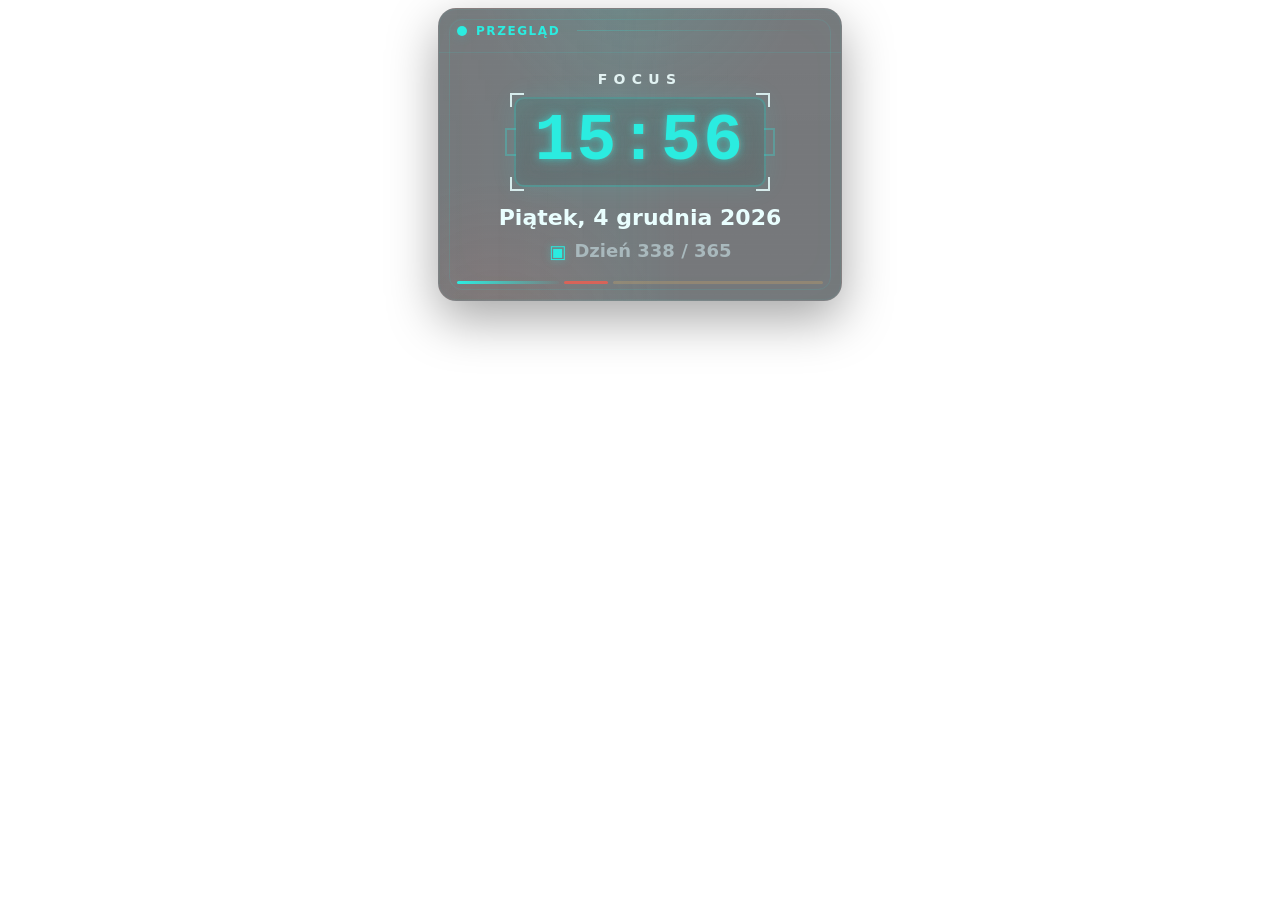
<file: index.html>
<!DOCTYPE html>
<html lang="pl">
<head>
  <meta charset="UTF-8" />
  <meta name="viewport" content="width=device-width, initial-scale=1.0" />
  <title>Focus Clock Widget</title>
  <link rel="stylesheet" href="style.css" />
</head>
<body>
  <main class="widget-shell" aria-label="Focus Clock Widget">
    <section class="focus-card">
      <div class="scanline"></div>
      <div class="grid-overlay"></div>

      <header class="card-header">
        <div class="status-dot"></div>
        <span>PRZEGLĄD</span>
      </header>

      <section class="clock-panel">
        <div class="label">FOCUS</div>

        <div class="time-frame">
          <div class="corner corner-tl"></div>
          <div class="corner corner-tr"></div>
          <div class="corner corner-bl"></div>
          <div class="corner corner-br"></div>
          <div id="time" class="time">15:45</div>
        </div>

        <div id="date" class="date">Czwartek, 15 maja 2025</div>

        <div class="year-progress">
          <span class="calendar-icon" aria-hidden="true">▣</span>
          <span id="dayOfYear">Dzień 135 / 365</span>
        </div>
      </section>

      <footer class="bottom-line">
        <div class="bar bar-a"></div>
        <div class="bar bar-b"></div>
        <div class="bar bar-c"></div>
      </footer>
    </section>
  </main>

  <script src="script.js"></script>
</body>
</html>
</file>
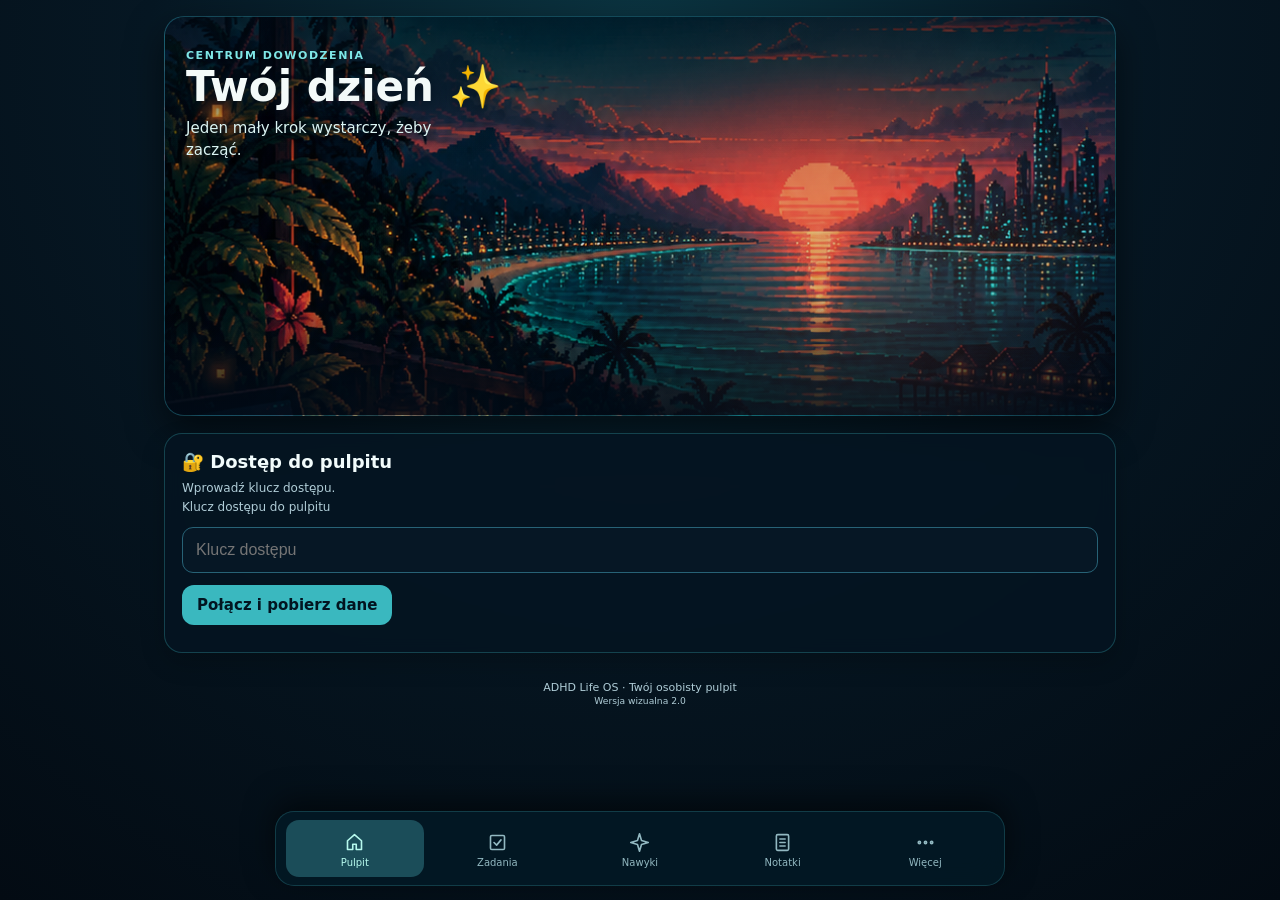
<file: adhd-life-os/index.html>
<!doctype html>
<html lang="pl">
<head>
<meta charset="utf-8">
<meta name="viewport" content="width=device-width, initial-scale=1, viewport-fit=cover">
<meta name="theme-color" content="#101527">
<meta name="apple-mobile-web-app-capable" content="yes">
<meta name="apple-mobile-web-app-status-bar-style" content="black-translucent">
<meta name="apple-mobile-web-app-title" content="Life OS">
<link rel="manifest" href="./manifest.webmanifest">
<link rel="icon" type="image/svg+xml" href="./icon.svg">
<title>ADHD Life OS — Mobile</title>
<style>
*{box-sizing:border-box}body{margin:0;background:#101527;color:#f4f4ff;font:15px system-ui,-apple-system,sans-serif;min-height:100dvh}
.app{max-width:560px;margin:auto;padding:16px;padding-bottom:calc(24px + env(safe-area-inset-bottom))}
.hero{border-radius:24px;padding:62px 22px 22px;background:radial-gradient(circle at 85% 20%,#9575d7,transparent 50%),linear-gradient(140deg,#414a87,#15233b)}
h1{font-size:25px;margin:0 0 7px}p{color:#ccd2e7;margin:0;line-height:1.45}
.actions{display:grid;grid-template-columns:repeat(3,1fr);gap:8px;margin:16px 0 22px}
.actions a{border:1px solid #ffffff2b;border-radius:15px;padding:13px 5px;text-align:center;color:#fff;text-decoration:none;background:#ffffff16;font-size:13px}
.actions span{display:block;font-size:24px}h2{font-size:18px;margin:22px 0 10px}
.card{border-radius:18px;padding:17px;margin-bottom:11px;background:linear-gradient(120deg,#29365b,#19243c);border:1px solid #ffffff1d}
.habit{background:linear-gradient(110deg,#2b4b51,#1c293f)}.inbox{background:linear-gradient(110deg,#4d375e,#1c293f)}
.muted{color:#bbc4db;font-size:12px;margin-top:5px;line-height:1.45}.row{display:flex;align-items:center;gap:12px}
.tag{font-size:11px;color:#c5baff}.small{font-size:12px;color:#b8c5e5}
.panel{border:1px solid #ffffff2d;background:#1d2944;border-radius:18px;padding:17px;margin-top:17px}
.panel h2{margin:0 0 8px}.input{width:100%;padding:13px;border:1px solid #8c91bc;border-radius:11px;background:#111a31;color:#fff;font-size:16px;margin:12px 0}
button{font:inherit;cursor:pointer;background:#aea0ff;color:#11152b;border:0;border-radius:12px;padding:11px 15px;font-weight:700}
button:disabled{opacity:.6;cursor:default}.secondary{background:#2b3555;color:#eee;border:1px solid #586381}
.controls{display:flex;gap:9px;align-items:center;flex-wrap:wrap;margin-top:12px}
.status{font-size:13px;color:#cfd9ee;margin-top:10px;overflow-wrap:anywhere}.error{color:#ffb4bc}
.card a{color:#fff;text-decoration:none}.card a:hover{text-decoration:underline}
.empty{font-size:13px;color:#bac7df}.pill{font-size:11px;color:#bed6ff;border:1px solid #8395bb77;padding:4px 7px;border-radius:9px;white-space:nowrap}
.itemrow{display:flex;gap:12px;align-items:flex-start;justify-content:space-between}
footer{text-align:center;color:#aab3cc;font-size:11px;margin-top:28px}
[hidden]{display:none!important}

/* Life OS visual v2: tropical neon bay — standalone image asset. */
:root{--life-bg:#04111d;--life-panel:rgba(5,20,33,.85);--life-cyan:#29c5ce;--life-coral:#fc806d}
body{background:radial-gradient(circle at 50% 5%,#0b3542 0%,#061723 46%,#030b13 100%);color:#e7f6f8}
.app{max-width:600px;padding:16px 14px calc(122px + env(safe-area-inset-bottom))}
.hero{position:relative;min-height:480px;border-radius:20px;overflow:hidden;isolation:isolate;display:flex;flex-direction:column;justify-content:flex-start;padding:32px 21px;background-color:#092030;background-image:linear-gradient(180deg,rgba(1,12,24,.33) 0%,rgba(1,12,24,.12) 46%,rgba(1,12,24,.16) 69%,rgba(1,12,24,.8) 100%),url("./assets/life-os-bay.png");background-size:cover;background-position:center 57%;border:1px solid rgba(57,184,204,.32);box-shadow:0 15px 36px #0008}
.hero::before{content:"";position:absolute;inset:-8% -10%;pointer-events:none;z-index:0;background:radial-gradient(circle at 70% 62%,rgba(242,118,86,.2),transparent 34%);animation:life-glow 10s ease-in-out infinite alternate}
.hero::after{content:"";position:absolute;inset:0;pointer-events:none;z-index:0;background:linear-gradient(180deg,rgba(0,10,21,.43),transparent 35%,transparent 72%,rgba(0,9,20,.46))}
.hero>*{position:relative;z-index:1}
.hero h1{font-size:clamp(30px,8vw,42px);color:#f3faf9;text-shadow:0 2px 14px #04111d}
.hero p{max-width:265px;color:#dbf4f3;text-shadow:0 1px 8px #03121c}
.hero .tag{color:#7fe7e7;letter-spacing:.14em;font-weight:750}
.actions{position:relative;z-index:2;margin-top:-30px;gap:8px}
.actions a{background:rgba(6,26,41,.95);border:1px solid rgba(67,200,209,.48);box-shadow:0 7px 19px #0005;backdrop-filter:blur(12px);-webkit-backdrop-filter:blur(12px);color:#ecfcfd}
.actions a:focus-visible,button:focus-visible,a:focus-visible{outline:2px solid #5ee4e9;outline-offset:3px}
.panel,.card{background:var(--life-panel);border:1px solid rgba(67,200,209,.26);box-shadow:0 10px 24px #0003;color:#edf9fb;backdrop-filter:blur(8px);-webkit-backdrop-filter:blur(8px)}
.panel h2,.card a{color:#f2fcfc}
.input{background:#061725;border-color:#276276;color:#fff}
button{background:#3ab8bf;color:#021420}
button.secondary{background:#153648;color:#e0f8f8;border-color:#377285}
.small,.muted,.empty,footer{color:#b0cdd7}
.pill{color:#94edeb;border-color:#348e98}
@keyframes life-glow{from{opacity:.35;transform:translateY(0)}to{opacity:.83;transform:translateY(-8px)}}
@media (max-width:390px){.hero{min-height:420px}.actions a{font-size:12px}.app{padding-inline:11px}}
@media (min-width:720px){.hero{min-height:530px;background-position:center 58%}}
@media (prefers-reduced-motion:reduce){.hero::before{animation:none}}


.taskcheck{width:21px;height:21px;accent-color:#42bec6;flex:none;margin-top:1px;cursor:pointer}
.taskcheck:disabled{opacity:.5;cursor:wait}
.taskstatus{font-size:12px;margin-top:8px;color:#b9dae1}
.taskstatus.error{color:#ffb4bc}
.taskbody{flex:1;min-width:0}
.taskcontrol{display:flex;gap:12px;align-items:flex-start}

/* Six independent widget identities; CSS vector ornamentation is resolution-independent. */
.dashboard-metrics{display:grid;grid-template-columns:repeat(3,minmax(0,1fr));gap:9px;margin:24px 0 18px}
.metric{min-width:0;position:relative;overflow:hidden;padding:16px 10px 14px;border-radius:17px;border:1px solid #ffffff24;background:linear-gradient(150deg,#273857,#111d2c);display:flex;flex-direction:column;align-items:center;text-align:center}
.metric:nth-child(1){background:radial-gradient(circle at 90% 0%,#7857c65c,transparent 62%),linear-gradient(150deg,#29345f,#121d32)}
.metric:nth-child(2){background:radial-gradient(circle at 90% 0%,#45d7a65c,transparent 62%),linear-gradient(150deg,#214d48,#10242d)}
.metric:nth-child(3){background:radial-gradient(circle at 90% 0%,#55b8e15c,transparent 62%),linear-gradient(150deg,#25445d,#111f37)}
.metric-icon{font-size:20px}.metric-value{font-size:28px;font-weight:800;margin:5px 0}.metric-label{font-size:11px;color:#d1dceb;line-height:1.25}
.widget{--accent:#7bd6ec;--glow:#356c8d;position:relative;isolation:isolate;overflow:hidden;border:1px solid color-mix(in srgb,var(--accent) 40%,transparent);border-radius:22px;padding:20px 15px 11px;margin:18px 0;background:radial-gradient(ellipse at 100% 0%,color-mix(in srgb,var(--glow) 57%,transparent),transparent 65%),linear-gradient(155deg,#122333,#081923);box-shadow:0 12px 28px #0004}
.widget::before{content:"";position:absolute;width:150px;height:150px;right:-44px;top:-66px;border:1px solid color-mix(in srgb,var(--accent) 45%,transparent);border-radius:50%;box-shadow:0 0 0 21px #ffffff05,0 0 0 46px #ffffff04;pointer-events:none;z-index:-1}
.widget::after{content:"";position:absolute;right:15px;top:22px;width:55px;height:1px;background:linear-gradient(90deg,transparent,var(--accent));opacity:.7;pointer-events:none}
.widget .widget-heading{position:relative;margin-bottom:15px;padding-right:28px}.widget-kicker{font-size:10px;letter-spacing:.16em;font-weight:800;color:var(--accent)}.widget h2{font-size:19px;margin:5px 0 0}.widget-content>.card{margin:9px 0;background:#071724b8;box-shadow:none;border-color:#ffffff21}.widget-content .muted{overflow-wrap:anywhere}
.widget-focus{--accent:#ceb3ff;--glow:#5d3987;min-height:184px;background:radial-gradient(ellipse at right top,#69437f8c,transparent 61%),linear-gradient(145deg,#261d43,#0a1b2d)}
.widget-focus .widget-content>.card{border-left:3px solid #c6acff;padding:20px}
.widget-missions{--accent:#6ed0f7;--glow:#1c6398}.widget-missions .widget-content .card{border-left:2px solid #459dd3}
.widget-rituals{--accent:#8ae6b5;--glow:#216854;background:radial-gradient(circle at 100% 0%,#23685580,transparent 60%),linear-gradient(145deg,#122f2e,#091b24)}.widget-rituals .widget-content>.card{background:#0c2a2bba}
.widget-deadline{--accent:#f9c68b;--glow:#795026;background:radial-gradient(circle at 100% 0%,#82502e80,transparent 60%),linear-gradient(145deg,#30283a,#101b2c)}.widget-deadline .widget-content>.card{border-left:3px solid #f9c68b}
.widget-inbox{--accent:#e0a6e6;--glow:#70457b;background:radial-gradient(circle at 100% 0%,#76438680,transparent 60%),linear-gradient(145deg,#2a2043,#0d1b2d)}
#connected>.controls{margin-top:24px}
@media (min-width:780px){.app{max-width:980px}.hero{min-height:400px}.dashboard-metrics{gap:15px}.widget-focus,.widget-deadline{min-height:200px}#connected{display:grid;grid-template-columns:repeat(2,minmax(0,1fr));gap:0 16px}#connected>.controls,#connected>.dashboard-metrics,#connected>#moreInfo{grid-column:1/-1}.widget-missions{grid-row:span 2}.widget{align-self:start}.widget-inbox{grid-column:2}}
@media (max-width:360px){.metric{padding-inline:5px}.metric-label{font-size:10px}.widget{padding-inline:12px}}
/* Fixed, mobile-first navigation inspired by the selected Life OS reference. */
.screen-inactive{display:none!important}
.bottom-nav{position:fixed;z-index:100;bottom:0;left:50%;transform:translateX(-50%);width:min(100%,730px);display:grid;grid-template-columns:repeat(5,minmax(0,1fr));gap:5px;padding:8px 10px calc(8px + env(safe-area-inset-bottom));background:rgba(3,24,36,.96);border:1px solid rgba(63,175,187,.24);border-bottom:0;border-radius:19px 19px 0 0;box-shadow:0 -10px 30px #0008;backdrop-filter:blur(16px);-webkit-backdrop-filter:blur(16px)}
.bottom-nav .nav-item{display:flex;flex-direction:column;align-items:center;justify-content:center;gap:4px;min-width:0;height:57px;padding:7px 2px 5px;border:1px solid transparent;border-radius:13px;color:#92b8c1;background:transparent;box-shadow:none;font-weight:500;font-size:10px;line-height:1.1;transition:background .15s ease,color .15s ease}
.bottom-nav .nav-item svg{width:21px;height:21px;fill:none;stroke:currentColor;stroke-width:1.85;stroke-linecap:round;stroke-linejoin:round;flex:none}
.bottom-nav .nav-item.is-active{color:#b6f9ed;background:#1b4d59}
.bottom-nav .nav-item:not(.is-active):hover{color:#e1fbfa;background:#123442}
.bottom-nav .nav-item:focus-visible{outline:2px solid #61e4df;outline-offset:-2px}
.screen-heading{font-size:20px;margin:24px 0 0}
body[data-active-screen]:not([data-active-screen="home"]) #connected{display:block}
@media(min-width:800px){.bottom-nav{bottom:14px;border-bottom:1px solid rgba(63,175,187,.24);border-radius:19px}.app{padding-bottom:130px}}
@media(prefers-reduced-motion:reduce){.bottom-nav .nav-item{transition:none}}

/* Fast task capture — consistent with the Life OS mission widgets. */
.quick-task-form{border:1px solid rgba(110,208,247,.25);background:rgba(4,21,37,.56);padding:12px;border-radius:16px;margin:0 0 17px}
.quick-task-label{display:block;margin-bottom:8px;font-size:11px;letter-spacing:.05em;color:#b5e4ee;font-weight:750}
.quick-task-row{display:flex;gap:9px;align-items:stretch}
.quick-task-row .input{flex:1;min-width:0;margin:0;font-size:15px;padding:12px 13px}
.quick-task-row button{flex:none;background:#63d8da;color:#041e2b;border-radius:11px;padding:10px 16px}
.quick-task-status{font-size:12px;line-height:1.5;min-height:18px;margin-top:7px;color:#ace1ec}
.quick-task-status a{color:#a8f4f4;text-decoration:underline;text-underline-offset:3px}
.quick-task-status.error{color:#ffb4bc}
@media(max-width:400px){.quick-task-row button{padding-inline:12px;font-size:13px}}

/* HydroTank MVP: water remaining in a bottle, completion in an outer HUD ring. */
.hydro{--accent:#6eeafb;--glow:#145677;background:radial-gradient(ellipse at 52% 38%,#12435a85,transparent 68%),linear-gradient(160deg,#092535,#071621);border-color:#32869a}
.hydro::before{width:260px;height:260px;right:calc(50% - 130px);top:80px;border-color:#41a7bf38}
.hydro-panel{display:grid;grid-template-columns:minmax(0,1.1fr) minmax(0,1fr);gap:6px;align-items:center;min-height:267px}
.hydro-visual{position:relative;display:grid;place-items:center;min-width:0}
.hydro-visual svg{width:min(100%,205px);height:auto;filter:drop-shadow(0 0 13px #27d5ed33)}
.hydro-ring{transform:rotate(-90deg);transform-origin:110px 132px;stroke-dasharray:691.15;stroke-dashoffset:var(--ring-offset,691.15);transition:stroke-dashoffset .55s ease}
.hydro-water{transition:y .55s ease,height .55s ease}
.hydro-data{min-width:0;display:flex;flex-direction:column;gap:9px}
.hydro-micro{font-size:10px;letter-spacing:.1em;color:#91c4d2}
.hydro-value{font-size:clamp(20px,5vw,28px);font-weight:800;color:#e7ffff;line-height:1.1;overflow-wrap:anywhere}
.hydro-line{font-size:12px;color:#b9d6df;line-height:1.5}
.hydro-preset-grid{display:grid;grid-template-columns:repeat(3,minmax(0,1fr));gap:8px;margin-top:14px}
.hydro-preset{min-width:0;background:#12394b;border:1px solid #357587;color:#c4faff;padding:12px 4px;font-weight:750;border-radius:13px;font-size:13px}
.hydro-preset:active{transform:scale(.97)}
.hydro-toolbar{display:flex;justify-content:space-between;align-items:center;gap:10px;margin:13px 0 3px;flex-wrap:wrap}
.hydro-toolbar button{font-size:12px;padding:8px 12px}
.hydro-feedback{min-height:18px;color:#9adce5;font-size:11px;margin-top:8px}
.hydro-history{font-size:11px;color:#b0cfd9;margin-top:8px;line-height:1.8}
.hydro-history ol{padding-left:20px;margin:4px 0}
.hydro-goal-form{display:flex;gap:8px;align-items:center;flex-wrap:wrap;margin:12px 0 0}
.hydro-goal-form label{font-size:12px;color:#b4d1dc}
.hydro-goal-form input{width:90px;background:#061d2d;color:white;border:1px solid #34758a;border-radius:9px;padding:8px;font-size:14px}
.hydro-goal-form button{font-size:12px;padding:9px 11px}
.hydro-celebrate{color:#8df6ca}
@media(max-width:350px){.hydro-panel{grid-template-columns:1fr}.hydro-visual svg{max-width:180px}.hydro-data{align-items:center;text-align:center}}
@media(prefers-reduced-motion:reduce){.hydro-ring,.hydro-water{transition:none}.hydro-preset:active{transform:none}}
</style>
</head>
<body>
<main class="app">
<header class="hero" data-screen="home">
<div class="tag">CENTRUM DOWODZENIA</div>
<h1>Twój dzień ✨</h1>
<p>Jeden mały krok wystarczy, żeby zacząć.</p>
</header>
<h2 class="screen-heading" data-screen="more">Więcej</h2>
<nav class="actions" data-screen="more" aria-label="Szybkie przejścia do Notion">
<a href="https://www.notion.so/7940322d373e4b9a8b457c6808ae02e7" target="_blank" rel="noopener noreferrer"><span>➕</span>Zadanie</a>
<a href="https://www.notion.so/69737c904ff845f58c9fd8f5099a0b3c" target="_blank" rel="noopener noreferrer"><span>💡</span>Pomysł</a>
<a href="https://www.notion.so/b6cb68173b414bb88013848289d505ab" target="_blank" rel="noopener noreferrer"><span>🌱</span>Nawyk</a>
</nav>

<section id="login" class="panel">
<h2>🔐 Dostęp do pulpitu</h2>
<p class="small">Wprowadź klucz dostępu.</p>
<form id="loginForm">
<label for="apiKey" class="small">Klucz dostępu do pulpitu</label>
<input id="apiKey" class="input" type="password" placeholder="Klucz dostępu" autocomplete="off" required>
<button type="submit" id="connectButton">Połącz i pobierz dane</button>
</form>
<p id="loginStatus" class="status" role="status"></p>
</section>

<section id="connected" hidden>
<div class="controls" data-screen="more">
<span id="syncStatus" class="small" role="status">Połączono</span>
<button id="refresh" type="button" class="secondary">↻ Odśwież</button>
<button id="logout" type="button" class="secondary">Rozłącz</button>
</div>
<section class="dashboard-metrics" data-screen="home" aria-label="Podsumowanie dnia">
<div class="metric"><span class="metric-icon">🎯</span><span class="metric-value" id="metricTasks">—</span><span class="metric-label">Otwarte zadania</span></div>
<div class="metric"><span class="metric-icon">☀️</span><span class="metric-value" id="metricHabits">—</span><span class="metric-label">Wykonane rytuały</span></div>
<div class="metric"><span class="metric-icon">📥</span><span class="metric-value" id="metricNotes">—</span><span class="metric-label">Notatki w inboxie</span></div>
</section>
<section class="widget widget-focus" data-screen="home" aria-labelledby="focusTitle"><div class="widget-heading"><span class="widget-kicker">01 · TRYB SKUPIENIA</span><h2 id="focusTitle">✨ Jedna rzecz na teraz</h2></div><div id="focus" class="widget-content"></div></section>
<section class="widget widget-missions" data-screen="home" aria-labelledby="missionsTitle"><div class="widget-heading"><span class="widget-kicker">02 · PLAN OPERACYJNY</span><h2 id="missionsTitle">🎯 Top 5 misji</h2></div><div id="tasks" class="widget-content"></div></section>
<section class="widget widget-missions" data-screen="tasks" aria-labelledby="allTasksTitle">
  <div class="widget-heading"><span class="widget-kicker">LISTA ZADAŃ</span><h2 id="allTasksTitle">🎯 Zadania</h2></div>
  <form id="quickTaskForm" class="quick-task-form">
    <label class="quick-task-label" for="quickTaskInput">SZYBKIE ZADANIE</label>
    <div class="quick-task-row">
      <input id="quickTaskInput" class="input" type="text" placeholder="Co trzeba zrobić?" maxlength="180" autocomplete="off" required disabled>
      <button id="quickTaskButton" type="submit" disabled>+ Dodaj</button>
    </div>
    <div id="quickTaskStatus" class="quick-task-status" role="status" aria-live="polite">Połącz aplikację, aby dodawać zadania.</div>
  </form>
  <div id="tasksAll" class="widget-content"></div>
</section>

<section class="widget hydro" data-screen="habits" aria-labelledby="hydroTitle">
  <div class="widget-heading"><span class="widget-kicker">HYDRO CONTROL · DZIŚ</span><h2 id="hydroTitle">💧 Zbiornik nawodnienia</h2></div>
  <div class="hydro-panel">
    <div class="hydro-visual">
      <svg viewBox="0 0 220 265" role="img" aria-label="Butelka pokazująca ilość wody pozostałą do dziennego celu">
        <defs>
          <clipPath id="hydroClip"><path d="M94 51 L94 67 Q94 77 75 92 Q64 104 64 124 L64 221 Q64 232 76 232 L144 232 Q156 232 156 221 L156 124 Q156 104 145 92 Q126 77 126 67 L126 51 Z"/></clipPath>
          <linearGradient id="hydroFill" x1="0" x2="1" y1="0" y2="1"><stop offset="0" stop-color="#77f7ff"/><stop offset="1" stop-color="#1578c7"/></linearGradient>
        </defs>
        <circle cx="110" cy="132" r="110" fill="none" stroke="#2a6271" stroke-width="2" stroke-dasharray="2 12" opacity=".62"/>
        <circle cx="110" cy="132" r="99" fill="none" stroke="#1a5267" stroke-width="8" opacity=".8"/>
        <circle id="hydroRing" class="hydro-ring" cx="110" cy="132" r="99" fill="none" stroke="#6beeff" stroke-width="8" stroke-linecap="round" style="--ring-offset:622.04" />
        <rect x="93" y="37" width="34" height="19" rx="5" fill="#245263" stroke="#a2f0f8" stroke-width="2"/>
        <path d="M94 51 L94 67 Q94 77 75 92 Q64 104 64 124 L64 221 Q64 232 76 232 L144 232 Q156 232 156 221 L156 124 Q156 104 145 92 Q126 77 126 67 L126 51 Z" fill="#63d3e9" fill-opacity=".07" stroke="#a9e9ed" stroke-width="2.8"/>
        <g clip-path="url(#hydroClip)"><rect id="hydroWater" class="hydro-water" x="62" y="65" width="96" height="167" fill="url(#hydroFill)" opacity=".85"/></g>
        <g stroke="#d9ffff" stroke-width="1" opacity=".6"><path d="M69 132h10 M141 132h10 M69 165h10 M141 165h10 M69 198h10 M141 198h10"/></g>
        <text id="hydroBottlePercent" x="110" y="160" text-anchor="middle" font-size="18" font-weight="800" fill="#fff">100%</text>
        <text x="110" y="175" text-anchor="middle" font-size="8" fill="#d6ffff" letter-spacing="1">ZOSTAŁO</text>
      </svg>
    </div>
    <div class="hydro-data">
      <div class="hydro-micro">DO CELU POZOSTAŁO</div>
      <div id="hydroRemaining" class="hydro-value" aria-live="polite">2 000 ml</div>
      <div id="hydroConsumed" class="hydro-line">Wypite: 0 / 2 000 ml</div>
      <div id="hydroDayStatus" class="hydro-line">Pierwsza porcja czeka 💧</div>
    </div>
  </div>
  <div class="hydro-micro">DODAJ WYPITĄ PORCJĘ</div>
  <div class="hydro-preset-grid">
    <button class="hydro-preset" type="button" data-water-amount="150">+150 ml</button>
    <button class="hydro-preset" type="button" data-water-amount="250">+250 ml</button>
    <button class="hydro-preset" type="button" data-water-amount="500">+500 ml</button>
  </div>
  <div class="hydro-toolbar">
    <button id="hydroRefresh" type="button" class="secondary">↻ Synchronizuj</button>
    <button id="hydroUndo" type="button" class="secondary">↶ Cofnij ostatnie</button>
    <button id="hydroGoalToggle" type="button" class="secondary" aria-expanded="false">⚙ Cel</button>
    <button id="hydroHistoryToggle" type="button" class="secondary" aria-expanded="false">Historia</button>
  </div>
  <form id="hydroGoalForm" class="hydro-goal-form" hidden>
    <label for="hydroGoalInput">Cel dzienny (ml)</label>
    <input id="hydroGoalInput" type="number" min="250" max="10000" step="50" value="2000" required>
    <button type="submit">Zapisz</button>
  </form>
  <div id="hydroFeedback" class="hydro-feedback" role="status"></div>
  <div id="hydroHistory" class="hydro-history" hidden></div>
  <div id="hydroStorageNote" class="muted">Porcje liczone są na tym urządzeniu. Notion otrzymuje jeden wynik dnia: „Wykonany” albo „Niewykonany”.</div>
</section>
<section class="widget widget-rituals" data-screen="habits" aria-labelledby="ritualsTitle"><div class="widget-heading"><span class="widget-kicker">03 · DOBRE NAWYKI</span><h2 id="ritualsTitle">☀️ Dzisiejsze rytuały</h2></div><div id="habits" class="widget-content"></div></section>
<section class="widget widget-deadline" data-screen="home" aria-labelledby="deadlineTitle"><div class="widget-heading"><span class="widget-kicker">04 · NA HORYZONCIE</span><h2 id="deadlineTitle">📅 Najbliższy termin</h2></div><div id="deadline" class="widget-content"></div></section>
<section class="widget widget-inbox" data-screen="notes" aria-labelledby="notesTitle"><div class="widget-heading"><span class="widget-kicker">05 · PRZECHWYĆ MYŚL</span><h2 id="notesTitle">📥 Szybki inbox</h2></div><div id="notes" class="widget-content"></div></section>
<p id="moreInfo" class="muted" data-screen="more"></p>
</section>
<footer>ADHD Life OS · Twój osobisty pulpit<br><small id="buildVersion">Wersja wizualna 2.0</small></footer>
</main>
<nav class="bottom-nav" aria-label="Nawigacja aplikacji">
<button class="nav-item is-active" type="button" data-target="home" aria-current="page" aria-label="Pulpit"><svg viewBox="0 0 24 24" aria-hidden="true"><path d="m4 10 8-7 8 7v10h-6v-6h-4v6H4z"/></svg><span>Pulpit</span></button>
<button class="nav-item" type="button" data-target="tasks" aria-label="Zadania"><svg viewBox="0 0 24 24" aria-hidden="true"><rect x="4" y="4" width="16" height="16" rx="1.5"/><path d="m8 12 3 3 5-6"/></svg><span>Zadania</span></button>
<button class="nav-item" type="button" data-target="habits" aria-label="Nawyki"><svg viewBox="0 0 24 24" aria-hidden="true"><path d="m12 2 2.3 7.7L22 12l-7.7 2.3L12 22l-2.3-7.7L2 12l7.7-2.3z"/></svg><span>Nawyki</span></button>
<button class="nav-item" type="button" data-target="notes" aria-label="Notatki"><svg viewBox="0 0 24 24" aria-hidden="true"><rect x="5" y="3" width="14" height="18" rx="1.5"/><path d="M9 8h6M9 12h6M9 16h6"/></svg><span>Notatki</span></button>
<button class="nav-item" type="button" data-target="more" aria-label="Więcej"><svg viewBox="0 0 24 24" aria-hidden="true"><circle cx="5" cy="12" r="1.3"/><circle cx="12" cy="12" r="1.3"/><circle cx="19" cy="12" r="1.3"/></svg><span>Więcej</span></button>
</nav>
<script>
(function () {
  "use strict";
  const API = "https://adhd-life-os-api.noommys.workers.dev/api/dashboard";
  const STORAGE_KEY = "adhd-life-os.dashboard-key";
  const TASK_UPDATE_API = API.replace(/\/api\/dashboard$/, "/api/tasks/");
  const TASK_CREATE_API = API.replace(/\/api\/dashboard$/, "/api/tasks");
  const WATER_API = API.replace(/\/api\/dashboard$/, "/api/water");
  let canEditTasks = false;
  let canCreateTasks = false;
  let taskCreatePending = false;
  let dashboardSnapshot = null;
  const $ = id => document.getElementById(id);
  const navItems = Array.from(document.querySelectorAll(".bottom-nav .nav-item"));
  function selectScreen(screen, scrollToTop = true) {
    if (!navItems.some(item => item.dataset.target === screen)) return;
    document.body.dataset.activeScreen = screen;
    document.querySelectorAll("[data-screen]").forEach(el => {
      el.classList.toggle("screen-inactive", el.dataset.screen !== screen);
    });
    navItems.forEach(item => {
      const active = item.dataset.target === screen;
      item.classList.toggle("is-active", active);
      if (active) item.setAttribute("aria-current", "page");
      else item.removeAttribute("aria-current");
    });
    if (scrollToTop) window.scrollTo({top: 0, behavior: "auto"});
  }
  navItems.forEach(item => item.addEventListener("click", () => selectScreen(item.dataset.target)));
  selectScreen("home", false);
  let key = "";
  try { key = localStorage.getItem(STORAGE_KEY) || ""; } catch (_) {}

  function setStatus(id, message, isError) {
    const node = $(id);
    node.textContent = message;
    node.classList.toggle("error", !!isError);
  }
  function clear(node) { node.replaceChildren(); }
  function line(target, text, className) {
    const div = document.createElement("div");
    if (className) div.className = className;
    div.textContent = text;
    target.appendChild(div);
    return div;
  }
  function safeLink(url, title) {
    const a = document.createElement("a");
    a.textContent = title || "Bez tytułu";
    try {
      const parsed = new URL(url);
      if (parsed.protocol === "https:" && (parsed.hostname === "notion.so" || parsed.hostname.endsWith(".notion.so") || parsed.hostname === "www.notion.so" || parsed.hostname === "app.notion.com")) {
        a.href = parsed.href;
        a.target = "_blank";
        a.rel = "noopener noreferrer";
      }
    } catch (_) {}
    return a;
  }
  function card(container, item, kind, extra) {
    const el = document.createElement("article");
    el.className = "card " + kind;
    const head = document.createElement("div");
    head.className = "itemrow";
    const strong = document.createElement("strong");
    strong.appendChild(safeLink(item.url, item.title));
    head.appendChild(strong);
    if (extra) {
      const pill = document.createElement("span");
      pill.className = "pill";
      pill.textContent = extra;
      head.appendChild(pill);
    }
    el.appendChild(head);
    container.appendChild(el);
    return el;
  }
  const items = section => Array.isArray(section?.items) ? section.items : [];


  function pageId(item) {
    if (typeof item.id === "string" && /^[0-9a-f-]{32,36}$/i.test(item.id)) return item.id.replace(/-/g, "");
    try {
      const path = new URL(item.url).pathname;
      const found = path.split("/").filter(Boolean).pop()?.match(/([a-f0-9]{32})$/i);
      return found ? found[1] : "";
    } catch (_) { return ""; }
  }
  async function markTaskDone(task, checkbox, message) {
    const id = pageId(task);
    if (!id || !key) return;
    checkbox.disabled = true;
    message.textContent = "Zapisywanie w Notion…";
    try {
      const response = await fetch(TASK_UPDATE_API + id, {
        method: "PATCH",
        headers: { "Authorization": "Bearer " + key, "Content-Type": "application/json" },
        body: JSON.stringify({ status: "Zrobione" }),
        cache: "no-store"
      });
      if (!response.ok) throw new Error("Zapis nie powiódł się");
      message.textContent = "Zapisano ✓";
      await load(key);
    } catch (_) {
      checkbox.checked = false;
      message.textContent = "Nie zapisano zmiany. Spróbuj ponownie.";
      message.classList.add("error");
    } finally { checkbox.disabled = false; }
  }
  function renderTask(target, task) {
    const el = card(target, task, "", task.priority || "");
    if (canEditTasks && pageId(task)) {
      const original = el.querySelector(".itemrow");
      const body = document.createElement("div");
      body.className = "taskbody";
      original.replaceWith(body);
      body.appendChild(original);
      const control = document.createElement("div");
      control.className = "taskcontrol";
      const checkbox = document.createElement("input");
      checkbox.type = "checkbox";
      checkbox.className = "taskcheck";
      checkbox.setAttribute("aria-label", "Oznacz jako zrobione: " + task.title);
      const status = document.createElement("div");
      status.className = "taskstatus";
      checkbox.addEventListener("change", () => { if (checkbox.checked) markTaskDone(task, checkbox, status); });
      control.append(checkbox, body);
      el.prepend(control);
      el.appendChild(status);
    }
    const detail = [task.status, task.due ? "Termin: " + task.due.slice(0,10) : "", task.nextStep ? "Następny krok: " + task.nextStep : ""].filter(Boolean).join(" · ");
    if (detail) line(el, detail, "muted");
  }
  function updateQuickTaskAvailability() {
    const available = canCreateTasks && !taskCreatePending && !!key && !$("connected").hidden;
    $("quickTaskInput").disabled = !available;
    $("quickTaskButton").disabled = !available;
  }

  async function createQuickTask(event) {
    event.preventDefault();
    if (!canCreateTasks || taskCreatePending || !key || $("connected").hidden) return;
    const input = $("quickTaskInput");
    const title = input.value.trim();
    if (!title || Array.from(title).length > 180) {
      setStatus("quickTaskStatus", "Podaj nazwę zadania (maksymalnie 180 znaków).", true);
      return;
    }
    const requestingKey = key;
    taskCreatePending = true;
    updateQuickTaskAvailability();
    setStatus("quickTaskStatus", "Zapisuję nowe zadanie w Notion…", false);
    try {
      const response = await fetch(TASK_CREATE_API, {
        method: "POST",
        headers: { Authorization: "Bearer " + requestingKey, "Content-Type": "application/json" },
        body: JSON.stringify({ title }),
        cache: "no-store"
      });
      if (!response.ok) throw new Error("HTTP " + response.status);
      const result = await response.json();
      if (!result?.ok || !result.task || !pageId(result.task) || typeof result.task.title !== "string") {
        throw new Error("Invalid response");
      }
      if (requestingKey !== key || $("connected").hidden) return;
      if (dashboardSnapshot?.tasks) {
        const before = items(dashboardSnapshot.tasks);
        dashboardSnapshot = {
          ...dashboardSnapshot,
          tasks: {
            ...dashboardSnapshot.tasks,
            items: [result.task, ...before.filter(task => task.id !== result.task.id)]
          }
        };
        showData(dashboardSnapshot);
      }
      input.value = "";
      const node = $("quickTaskStatus");
      node.replaceChildren();
      node.classList.remove("error");
      node.append("✓ Dodano do Notion: ");
      node.appendChild(safeLink(result.task.url, result.task.title));
      input.focus();
    } catch (error) {
      if (requestingKey !== key || $("connected").hidden) return;
      console.error("Life OS task creation:", error?.message || "unknown");
      setStatus("quickTaskStatus", "Nie udało się potwierdzić zapisu. Sprawdź listę w Notion przed ponowieniem.", true);
    } finally {
      taskCreatePending = false;
      updateQuickTaskAvailability();
    }
  }
  $("quickTaskForm").addEventListener("submit", createQuickTask);

  function showData(data) {
    dashboardSnapshot = data;
    canEditTasks = data.capabilities?.taskStatusWrite === true;
    canCreateTasks = data.capabilities?.taskCreate === true;
    const taskHolder = $("tasks"), allTaskHolder = $("tasksAll"), habitHolder = $("habits"), noteHolder = $("notes"), focusHolder = $("focus"), deadlineHolder = $("deadline");
    [taskHolder, allTaskHolder, habitHolder, noteHolder, focusHolder, deadlineHolder].forEach(clear);
    const tasks = items(data.tasks).filter(x => x.status !== "Zrobione" && x.status !== "Porzucone");
    const rank = p => p === "P1" ? 0 : p === "P2" ? 1 : p === "P3" ? 2 : 3;
    tasks.sort((a,b) => rank(a.priority)-rank(b.priority) || (a.due || "9999").localeCompare(b.due || "9999"));
    if (!tasks.length) line(taskHolder, "Brak otwartych zadań w pobranych rekordach.", "card empty");
    tasks.slice(0,5).forEach(task => renderTask(taskHolder, task));
    if (!tasks.length) line(allTaskHolder, "Brak otwartych zadań w pobranych rekordach.", "card empty");
    tasks.forEach(task => renderTask(allTaskHolder, task));

    if(tasks.length){const chosen=tasks[0];const focusCard=card(focusHolder,chosen,"focus-card",chosen.priority || "Priorytet");line(focusCard,chosen.nextStep ? "Następny krok: "+chosen.nextStep : "Otwórz zadanie w Notion i zacznij od najmniejszego kroku.","muted");}else line(focusHolder,"Nie masz otwartych misji. Czas na odpoczynek ✨","card empty");
    const upcoming=tasks.filter(t=>t.due).sort((a,b)=>a.due.localeCompare(b.due));if(upcoming.length){const t=upcoming[0];const dueCard=card(deadlineHolder,t,"deadline-card",t.priority || "Termin");line(dueCard,"Termin: "+t.due.slice(0,10),"muted");}else line(deadlineHolder,"Brak terminów w pobranych zadaniach.","card empty");
    $("metricTasks").textContent=String(tasks.length);
    const habits = items(data.habits).sort((a,b) => (b.date || "").localeCompare(a.date || ""));
    if (!habits.length) line(habitHolder, "Brak zapisanych wykonań nawyków.", "card empty");
    habits.slice(0,6).forEach(habit => {
      const el = card(habitHolder, habit, "habit", habit.done ? "✓ Wykonane" : "Niewykonane");
      line(el, [habit.date ? habit.date.slice(0,10) : "", habit.minimal ? "Wersja minimalna" : ""].filter(Boolean).join(" · "), "muted");
    });

    $("metricHabits").textContent=String(habits.filter(h=>h.done).length)+"/"+habits.length;
    const notes = items(data.notes).filter(x => x.status !== "Zarchiwizowane");
    $("metricNotes").textContent=String(notes.length);
    if (!notes.length) line(noteHolder, "Brak niezarchiwizowanych notatek w pobranych rekordach.", "card empty");
    notes.slice(0,3).forEach(note => {
      const el = card(noteHolder, note, "inbox", note.status || "");
    });
    const capped = ["tasks","habits","notes"].filter(n => data[n]?.hasMore);
    $("moreInfo").textContent = capped.length
      ? "Dostępna jest tylko część wpisów. Otwórz pełne listy w widoku źródłowym."
      : (canEditTasks ? "Zadania możesz odhaczać w aplikacji; pozostałe dane otwórz w Notion." : "Dane są tylko do odczytu. Dotknij pozycji, aby zobaczyć szczegóły.");
    $("login").hidden = true;
    $("connected").hidden = false;
    updateQuickTaskAvailability();
    if (!canCreateTasks) {
      setStatus("quickTaskStatus", "Dodawanie zadań będzie dostępne po wdrożeniu Workera v1.6.", false);
    } else if ($("quickTaskStatus").textContent === "Połącz aplikację, aby dodawać zadania." ||
               $("quickTaskStatus").textContent.includes("Workera v1.6.")) {
      setStatus("quickTaskStatus", "Wpisz zadanie i naciśnij Enter lub „+ Dodaj”.", false);
    }
    setStatus("syncStatus", "Zaktualizowano: " + new Date().toLocaleTimeString("pl-PL"), false);
  }

  async function load(inputKey) {
    if (!/^[\x21-\x7E]{1,256}$/.test(inputKey)) {
      $("connected").hidden = true;
      $("login").hidden = false;
      setStatus("loginStatus", "Nie można użyć tego klucza.", true);
      try { localStorage.removeItem(STORAGE_KEY); } catch (_) {}
      return;
    }
    $("connectButton").disabled = true;
    $("refresh").disabled = true;
    setStatus($("connected").hidden ? "loginStatus" : "syncStatus", "Pobieranie danych…", false);
    let stage = "Połączenie z Workerem";
    try {
      const response = await fetch(API, {
        method: "GET",
        headers: { "Authorization": "Bearer " + inputKey },
        cache: "no-store"
      });
      if (response.status === 401) throw new Error("Klucz odrzucony (401).");
      if (!response.ok) throw new Error("Worker zwrócił HTTP " + response.status + ".");
      stage = "Odczyt odpowiedzi Workera";
      const data = await response.json();
      if (!data.ok || !data.tasks || !data.habits || !data.notes) throw new Error("Nie udało się pobrać danych. Spróbuj ponownie później.");
      stage = "Wyświetlanie list";
      showData(data);
      key = inputKey;
      try { localStorage.setItem(STORAGE_KEY, key); } catch (_) {}
      $("apiKey").value = "";
      updateQuickTaskAvailability();
      refreshWater();
    } catch (error) {
      console.error("Life OS dashboard:", stage, error);
      $("connected").hidden = true;
      $("login").hidden = false;
      const reason = error?.message || "Nieznany błąd";
      const safeReason = /^(Klucz odrzucony|Worker zwrócił HTTP|Nie udało się pobrać danych)/.test(reason) ? reason : "Wystąpił błąd aplikacji — szczegóły w konsoli.";
      setStatus("loginStatus", stage + ": " + safeReason + " [2.0]", true);
    } finally {
      $("connectButton").disabled = false;
      $("refresh").disabled = false;
    }
  }

  $("loginForm").addEventListener("submit", e => {
    e.preventDefault();
    const typed = $("apiKey").value.trim();
    if (typed) load(typed);
  });
  $("refresh").addEventListener("click", () => load(key));
  $("logout").addEventListener("click", () => {
    key = "";
    canCreateTasks = false;
    dashboardSnapshot = null;
    $("quickTaskInput").value = "";
    setStatus("quickTaskStatus", "Połącz aplikację, aby dodawać zadania.", false);
    updateQuickTaskAvailability();
    resetWater();
    try { localStorage.removeItem(STORAGE_KEY); } catch (_) {}
    $("connected").hidden = true;
    $("login").hidden = false;
    ["tasks","tasksAll","habits","notes"].forEach(id => clear($(id)));
    $("apiKey").value = "";
    setStatus("loginStatus", "Rozłączono. Klucz usunięto z pamięci aplikacji.", false);
  });

  /* HydroTank daily-outcome model.
     Portion clicks update a local journal, never Notion.
     A single daily summary is sent on completion or after the day ends. */
  const WATER_JOURNAL_KEY = "adhd-life-os.water.daily.v2";
  const waterDate = () => new Intl.DateTimeFormat("sv-SE", {
    timeZone: "Europe/Warsaw", year: "numeric", month: "2-digit", day: "2-digit"
  }).format(new Date());
  const waterNumber = n => new Intl.NumberFormat("pl-PL").format(n);
  const waterButtons = Array.from(document.querySelectorAll("[data-water-amount]"));
  let waterRemote = null, waterBusy = false, waterReady = false;
  let waterGeneration = 0, waterJournal = {days:{}};
  let waterStoreFailed = false, waterVersionSupported = false;
  let waterObservedDate = waterDate(), waterRolloverQueued = false;
  let waterStaleDateRetries = 0;

  try {
    const saved = JSON.parse(localStorage.getItem(WATER_JOURNAL_KEY) || "null");
    if (saved && saved.days && typeof saved.days === "object" && !Array.isArray(saved.days)) {
      for (const [date, row] of Object.entries(saved.days)) {
        if (/^\d{4}-\d{2}-\d{2}$/.test(date) && row &&
            Number.isSafeInteger(row.ml) && row.ml >= 0 && row.ml <= 100000 &&
            Number.isSafeInteger(row.goal) && row.goal >= 250 && row.goal <= 10000) {
          waterJournal.days[date] = {
            ml:row.ml, goal:row.goal,
            steps:Array.isArray(row.steps) ? row.steps.filter(x=>[150,250,500].includes(x)||Number.isSafeInteger(x)&&x>0&&x<=2000).slice(-300) : [],
            syncedStatus:["Wykonany","Niewykonany"].includes(row.syncedStatus) ? row.syncedStatus : null,
            reversed:row.reversed===true
          };
        }
      }
    }
  } catch (_) {}
  function saveWaterJournal() {
    try { localStorage.setItem(WATER_JOURNAL_KEY, JSON.stringify(waterJournal)); waterStoreFailed=false; return true; }
    catch (_) { waterStoreFailed=true; return false; }
  }
  function waterNote(text, error=false) { setStatus("hydroFeedback",text,error); }
  function liveDay() { return waterJournal.days[waterDate()] || null; }
  function ensureWaterDay(date=waterDate()) {
    if (!waterJournal.days[date]) {
      waterJournal.days[date] = {
        ml: date === waterRemote?.date ? waterRemote.consumed : 0,
        goal: waterRemote?.goal || 2000,
        steps: [], syncedStatus:date===waterRemote?.date?waterRemote.dayStatus:null,
        reversed:false
      };
      saveWaterJournal();
    }
    return waterJournal.days[date];
  }
  function waterButtonState() {
    // Daily clicks are available as soon as the dashboard has loaded.
    return !!key && !$("connected").hidden && waterReady && !waterBusy;
  }
  function renderWater() {
    const row=liveDay(), currentDate=waterDate();
    const goal=row?.goal || waterRemote?.goal || 2000;
    const ml=row?.ml ?? (waterRemote?.date===currentDate ? waterRemote.consumed : 0);
    const remaining=Math.max(0,goal-ml), fraction=remaining/goal;
    const showToday=!!key && !$("connected").hidden && (waterReady || !!row);
    const circumference=2*Math.PI*99;
    $("hydroRemaining").textContent=showToday?waterNumber(remaining)+" ml":"—";
    $("hydroConsumed").textContent=showToday?"Wypite: "+waterNumber(ml)+" / "+waterNumber(goal)+" ml":"Oczekiwanie na dane";
    $("hydroBottlePercent").textContent=showToday?Math.round(fraction*100)+"%":"—";
    $("hydroWater").setAttribute("y",String(232-167*fraction));
    $("hydroWater").setAttribute("height",String(167*fraction));
    $("hydroRing").style.strokeDasharray=String(circumference);
    $("hydroRing").style.setProperty("--ring-offset",String(circumference*(fraction)));
    $("hydroDayStatus").textContent=!showToday?"Połącz aplikację, aby pobrać cel.":
      remaining===0?"✓ Dzisiejszy cel osiągnięty":(ml?"Postęp zapisany na tym urządzeniu.":"Pierwsza porcja czeka 💧");
    $("hydroDayStatus").classList.toggle("hydro-celebrate",showToday&&remaining===0);
    const active=waterButtonState();
    waterButtons.forEach((button,i)=>{
      const amount=waterRemote?.presets?.[i] || [150,250,500][i];
      button.dataset.waterAmount=String(amount);
      button.textContent="+"+waterNumber(amount)+" ml";
      button.disabled=!active;
    });
    $("hydroUndo").disabled=!active||!(row?.steps?.length);
    $("hydroRefresh").disabled=!key||$("connected").hidden||waterBusy;
    $("hydroGoalToggle").disabled=!active;
    $("hydroHistoryToggle").disabled=!waterRemote;
    $("hydroGoalForm").querySelector('button[type="submit"]').disabled=!active;
    if ($("hydroGoalForm").hidden) $("hydroGoalInput").value=String(goal);
    renderWaterHistory();
  }
  function renderWaterHistory() {
    const box=$("hydroHistory");
    box.replaceChildren();
    const title=document.createElement("strong");
    title.textContent="Ostatnie 7 dni · wynik planu";box.appendChild(title);
    if (!waterRemote) {
      const info=document.createElement("div");info.textContent="Jeszcze nie pobrano historii.";box.appendChild(info);return;
    }
    const ul=document.createElement("ol");
    for (const day of waterRemote.history) {
      const local=waterJournal.days[day.date];
      const dateIsCurrent=day.date===waterDate();
      const ml=local?local.ml:day.ml;
      const status=local?.syncedStatus||day.status||(dateIsCurrent?"W trakcie":"Brak rozliczenia");
      const li=document.createElement("li");
      li.textContent=day.date+" · "+waterNumber(ml)+" ml · "+status;
      ul.appendChild(li);
    }
    box.appendChild(ul);
  }
  function waterResponse(data) {
    if (!data || data.ok!==true || !Number.isSafeInteger(data.goal) ||
        data.goal<250 || data.goal>10000 ||
        !Number.isSafeInteger(data.consumed) || data.consumed<0 ||
        !Array.isArray(data.presets) || data.presets.length!==3 ||
        data.presets.some(x=>!Number.isSafeInteger(x)||x<1||x>2000) ||
        !Array.isArray(data.history)) throw Error("Nieprawidłowe dane z Workera.");
    return {date:String(data.date||""),goal:data.goal,consumed:data.consumed,
      dayStatus:data.dayStatus||null,presets:data.presets,history:data.history,
      writeMode:data.writeMode||"legacy"};
  }
  async function waterRequest(method="GET",suffix="",body) {
    if (!key || $("connected").hidden) throw Error("Najpierw połącz aplikację.");
    const headers={Authorization:"Bearer "+key};
    if (body!==undefined) headers["Content-Type"]="application/json";
    const response=await fetch(WATER_API+suffix,{method,headers,cache:"no-store",
      ...(body===undefined?{}:{body:JSON.stringify(body)})});
    if(response.status===401)throw Error("Niepoprawny klucz (401).");
    if(!response.ok)throw Error("Worker HTTP "+response.status+".");
    const data=await response.json();
    if(!data?.ok)throw Error("Worker nie potwierdził operacji.");
    return data;
  }
  function mergeWaterRemote(remote) {
    waterRemote=waterResponse(remote);
    waterVersionSupported=waterRemote.writeMode==="daily";
    const row=ensureWaterDay(waterRemote.date);
    row.goal=waterRemote.goal;
    if (waterRemote.dayStatus==="Wykonany" && row.ml<waterRemote.consumed && !row.reversed) {
      row.ml=waterRemote.consumed;row.steps=[];
    }
    if (waterRemote.dayStatus && !row.reversed) row.syncedStatus=waterRemote.dayStatus;
    if (row.steps.length===0 && row.ml===0 && !row.syncedStatus && waterRemote.consumed>0) {
      // Preserve previously written v1.4 portions once without duplicating them.
      row.ml=waterRemote.consumed;
    }
    saveWaterJournal();
    waterReady=true;
  }
  function waterPendingDays() {
    const today=waterDate();
    return Object.entries(waterJournal.days)
      .filter(([date,row])=>date<=today&&date>=dayBefore(today,90)&&
        (date<today||row.ml>=row.goal||(row.reversed&&row.syncedStatus==="Wykonany")))
      .map(([date,row])=>({date,row,status:row.ml>=row.goal?"Wykonany":"Niewykonany"}))
      .filter(x=>x.row.syncedStatus!==x.status)
      .sort((a,b)=>a.date.localeCompare(b.date));
  }
  function dayBefore(day,days) {
    const date=new Date(day+"T12:00:00Z");
    date.setUTCDate(date.getUTCDate()-days);
    return date.toISOString().slice(0,10);
  }
  async function syncWaterDays() {
    if (waterBusy||!key||$("connected").hidden||!waterReady) return;
    if (!waterVersionSupported) {
      waterNote("Nowe podsumowania wymagają wdrożenia Cloudflare Worker v1.5. Postęp jest zapisany lokalnie.",true);
      return;
    }
    const pending=waterPendingDays();
    if (!pending.length) return;
    const generation=++waterGeneration;
    waterBusy=true;renderWater();
    let count=0;
    try {
      for(const item of pending) {
        const result=await waterRequest("POST","/day",{
          date:item.date,goal:item.row.goal,ml:item.row.ml,status:item.status
        });
        if (generation!==waterGeneration) return;
        item.row.syncedStatus=result.status;
        item.row.reversed=false;
        saveWaterJournal();count++;
      }
      const result=await waterRequest();
      if(generation!==waterGeneration)return;
      mergeWaterRemote(result);
      waterNote("Wynik dnia zsynchronizowany z Notion · "+count+" wpis(y).");
    } catch(error) {
      if(generation!==waterGeneration)return;
      console.error("HydroTank daily summary:",error);
      waterNote("Wynik czeka na synchronizację. "+error.message,true);
    } finally {
      if(generation===waterGeneration){waterBusy=false;renderWater();}
    }
    if (waterRolloverQueued && !waterBusy) {
      waterRolloverQueued=false;
      if(key && !$("connected").hidden) refreshWater();
    }
  }
  async function refreshWater() {
    if (!key||$("connected").hidden||waterBusy)return;
    const generation=++waterGeneration;waterBusy=true;waterReady=false;
    renderWater();waterNote("Pobieram konfigurację i historię…");
    try {
      const remote=await waterRequest();
      if(generation!==waterGeneration)return;
      if (remote.date!==waterDate()) {
        // Midnight can occur during a GET; limit retries if device/server clocks differ.
        checkWaterDayBoundary();
        if (waterStaleDateRetries<2) {
          waterStaleDateRetries++;
          waterRolloverQueued=true;
        } else {
          waterNote("Daty urządzenia i Workera nie są jeszcze zgodne. Ponów synchronizację za chwilę.",true);
        }
      } else {
        waterStaleDateRetries=0;
        mergeWaterRemote(remote);
        waterNote(waterVersionSupported?"Połączono · porcje zapisują się lokalnie do rozliczenia dnia.":
          "Worker v1.4: postęp lokalny. Wdróż v1.5, aby zapisywać wyniki dni.",!waterVersionSupported);
      }
    } catch(error) {
      if(generation!==waterGeneration)return;
      console.error("HydroTank read:",error);
      waterNote("Nie udało się pobrać ustawień: "+error.message,true);
    } finally {
      if(generation===waterGeneration){waterBusy=false;renderWater();}
    }
    if(waterRolloverQueued && !waterBusy) {
      waterRolloverQueued=false;
      if(key && !$("connected").hidden) return refreshWater();
    }
    if(waterReady) await syncWaterDays();
  }
  function waterAction(delta) {
    if (!waterButtonState())return;
    const row=ensureWaterDay();
    if(delta>0) {
      row.ml+=delta;row.steps.push(delta);
      if(row.steps.length>300)row.steps.shift();
    } else {
      const last=row.steps.pop();
      if(!last)return;
      row.ml=Math.max(0,row.ml-last);
      if(row.syncedStatus==="Wykonany"&&row.ml<row.goal)row.reversed=true;
    }
    const persisted=saveWaterJournal();
    if(!persisted) {
      waterNote("Brak dostępu do pamięci przeglądarki. Nie zamykaj karty przed synchronizacją.",true);
    } else {
      waterNote(row.ml>=row.goal?"Cel osiągnięty! Zapisuję wynik w Notion…":
        "Zapisano lokalnie. Notion otrzyma wynik po rozliczeniu celu.");
    }
    renderWater();
    if(row.ml>=row.goal||(row.reversed&&row.syncedStatus==="Wykonany"))syncWaterDays();
  }
  waterButtons.forEach(button=>button.addEventListener("click",()=>{
    const ml=Number(button.dataset.waterAmount);
    if(!waterRemote?.presets.includes(ml))return;
    waterAction(ml);
  }));
  $("hydroUndo").addEventListener("click",()=>waterAction(-1));
  $("hydroRefresh").addEventListener("click",refreshWater);
  $("hydroGoalToggle").addEventListener("click",()=>{
    $("hydroGoalForm").hidden=!$("hydroGoalForm").hidden;
    $("hydroGoalToggle").setAttribute("aria-expanded",String(!$("hydroGoalForm").hidden));
  });
  $("hydroHistoryToggle").addEventListener("click",()=>{
    $("hydroHistory").hidden=!$("hydroHistory").hidden;
    $("hydroHistoryToggle").setAttribute("aria-expanded",String(!$("hydroHistory").hidden));
  });
  $("hydroGoalForm").addEventListener("submit",async event=>{
    event.preventDefault();
    if(!waterButtonState())return;
    const goal=Number($("hydroGoalInput").value);
    if(!Number.isSafeInteger(goal)||goal<250||goal>10000||goal%50!==0){
      waterNote("Cel musi mieścić się w zakresie 250–10000 ml (co 50 ml).",true);return;
    }
    const generation=++waterGeneration;waterBusy=true;renderWater();
    try {
      await waterRequest("PATCH","/goal",{goal});
      if(generation!==waterGeneration)return;
      waterRemote.goal=goal;
      ensureWaterDay().goal=goal;
      saveWaterJournal();
      $("hydroGoalForm").hidden=true;
      $("hydroGoalToggle").setAttribute("aria-expanded","false");
      waterNote("Zmieniono cel i zapisano w Notion.");
    } catch(error) {
      waterNote("Zmiana celu nie została potwierdzona: "+error.message,true);
    } finally {
      if(generation===waterGeneration){waterBusy=false;renderWater();}
    }
    if (waterRolloverQueued && !waterBusy) {
      waterRolloverQueued=false;
      if(key && !$("connected").hidden) refreshWater();
    } else if(waterReady) syncWaterDays();
  });
  function resetWater() {
    waterGeneration++;waterBusy=false;waterReady=false;
    waterRolloverQueued=false;
    waterRemote=null;waterVersionSupported=false;
    waterNote("Połącz aplikację, aby pobrać HydroTank.");
    renderWater();
  }
  // Automatically reset at Polish midnight without reloading the whole app.
  // A lightweight check runs on every wall-clock minute, respecting DST via waterDate().
  // Focus and visibility events cover browsers that suspend background timers.
  function checkWaterDayBoundary() {
    const today=waterDate();
    if (today===waterObservedDate) return false;
    const yesterday=waterObservedDate;
    waterObservedDate=today;
    if (!waterJournal.days[today]) {
      waterJournal.days[today]={
        ml:0, goal:waterRemote?.goal || waterJournal.days[yesterday]?.goal || 2000,
        steps:[],syncedStatus:null,reversed:false
      };
      saveWaterJournal();
    }
    renderWater();
    if (!key || $("connected").hidden) return true;
    waterNote("Nowy dzień — licznik zresetowany. Rozliczam poprzedni dzień w Notion…");
    if (waterBusy) waterRolloverQueued=true;
    else refreshWater();
    return true;
  }
  function scheduleWaterBoundaryCheck() {
    const now=new Date();
    const msToNextMinute=(60-now.getSeconds())*1000-now.getMilliseconds()+150;
    window.setTimeout(()=>{
      checkWaterDayBoundary();
      scheduleWaterBoundaryCheck();
    },msToNextMinute);
  }
  resetWater();
  scheduleWaterBoundaryCheck();
  document.addEventListener("visibilitychange",()=>{
    if (!document.hidden && !checkWaterDayBoundary() && document.body.dataset.activeScreen==="habits") {
      refreshWater();
    }
  });
  window.addEventListener("focus",checkWaterDayBoundary);
  navItems.forEach(item=>item.addEventListener("click",()=>{
    if(item.dataset.target==="habits" && !checkWaterDayBoundary())refreshWater();
  }));
  if (key) load(key);
})();
</script>
</body>
</html>
</file>
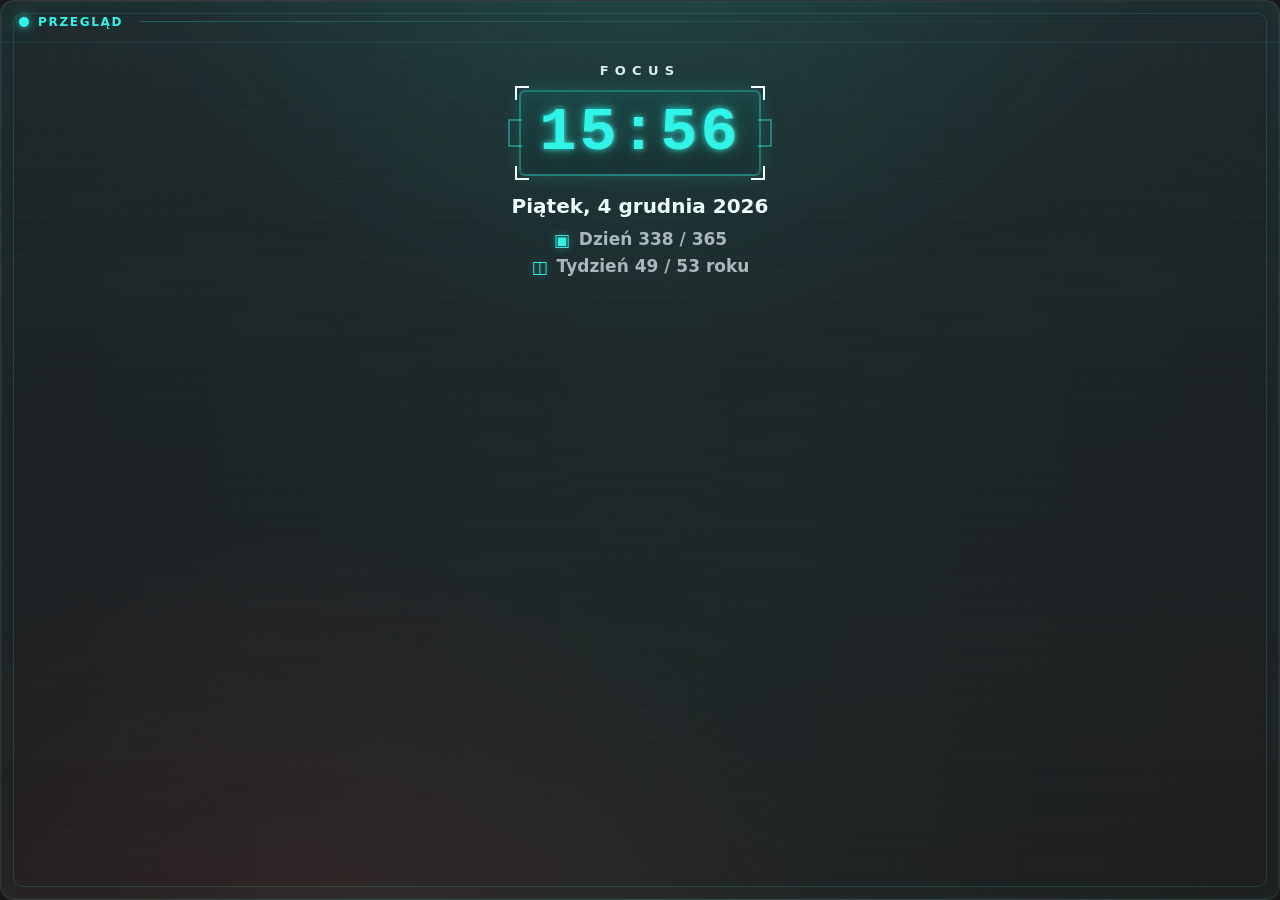
<file: zegarek/index.html>
<!DOCTYPE html>
<html lang="pl">
<head>
  <meta charset="UTF-8" />
  <meta name="viewport" content="width=device-width, initial-scale=1.0" />
  <title>Focus Clock Widget</title>
  <link rel="stylesheet" href="style.css" />
</head>
<body>
  <main class="widget-shell" aria-label="Focus Clock Widget">
    <section class="focus-card">
      <div class="scanline"></div>
      <div class="grid-overlay"></div>

      <header class="card-header">
        <div class="status-dot"></div>
        <span>PRZEGLĄD</span>
      </header>

      <section class="clock-panel">
        <div class="label">FOCUS</div>

        <div class="time-frame">
          <div class="corner corner-tl"></div>
          <div class="corner corner-tr"></div>
          <div class="corner corner-bl"></div>
          <div class="corner corner-br"></div>
          <div id="time" class="time">15:45</div>
        </div>

        <div id="date" class="date">Czwartek, 15 maja 2025</div>

    <div class="year-progress">
      <span class="calendar-icon" aria-hidden="true">▣</span>
      <span id="dayOfYear">Dzień 135 / 365</span>
    </div>

    <div class="year-week">
  <span class="calendar-icon" aria-hidden="true">◫</span>
  <span id="weekOfYear">Tydzień 1 / 52 roku</span>
    </div>

      <footer class="bottom-line">
        <div class="bar bar-a"></div>
        <div class="bar bar-b"></div>
        <div class="bar bar-c"></div>
      </footer>
    </section>
  </main>

  <script src="script.js"></script>
</body>
</html>
</file>
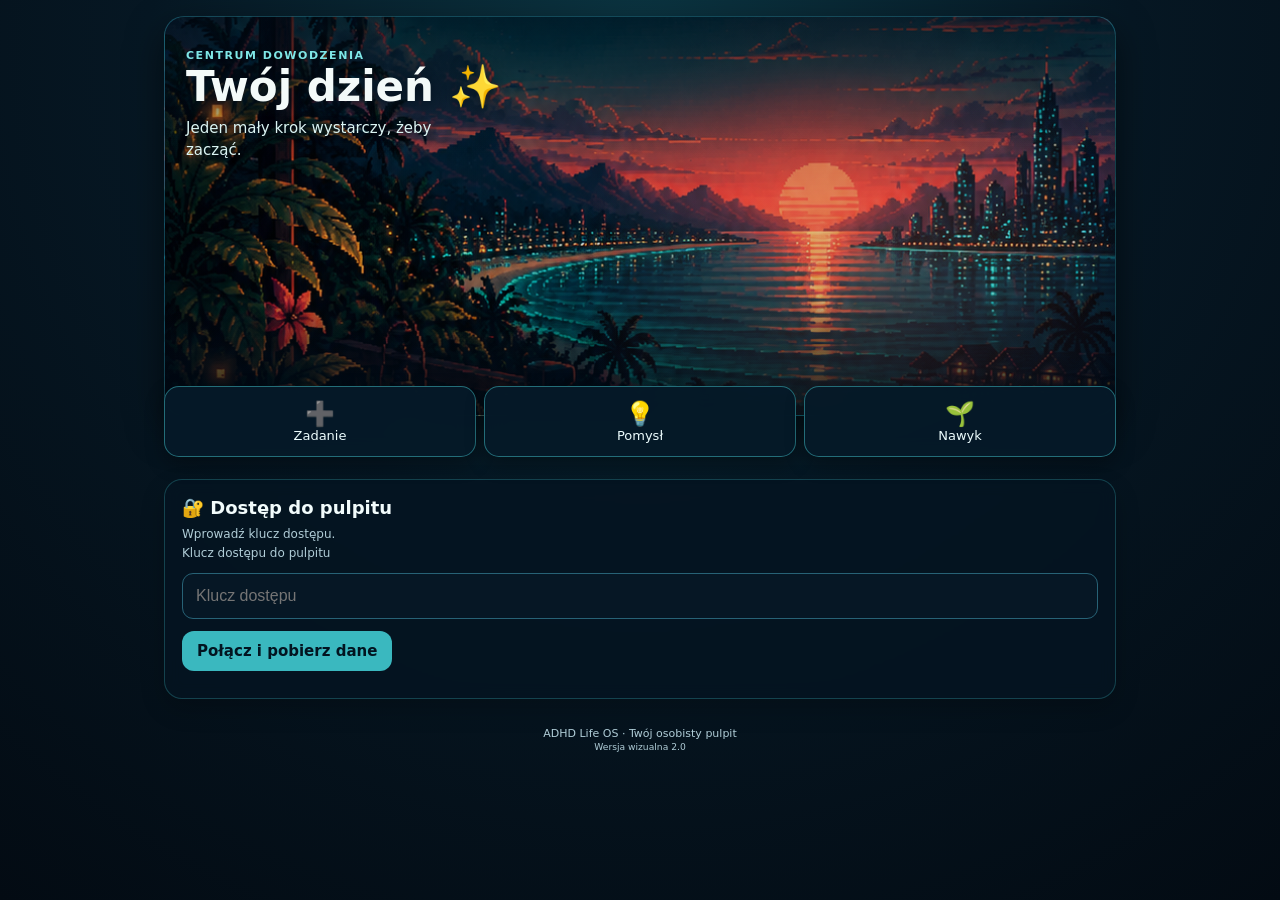
<file: adhd-life-os/app.html>
<!doctype html>
<html lang="pl">
<head>
<meta charset="utf-8">
<meta name="viewport" content="width=device-width, initial-scale=1, viewport-fit=cover">
<meta name="theme-color" content="#101527">
<meta name="apple-mobile-web-app-capable" content="yes">
<meta name="apple-mobile-web-app-status-bar-style" content="black-translucent">
<meta name="apple-mobile-web-app-title" content="Life OS">
<link rel="manifest" href="./manifest.webmanifest">
<link rel="icon" type="image/svg+xml" href="./icon.svg">
<title>ADHD Life OS — Mobile</title>
<style>
*{box-sizing:border-box}body{margin:0;background:#101527;color:#f4f4ff;font:15px system-ui,-apple-system,sans-serif;min-height:100dvh}
.app{max-width:560px;margin:auto;padding:16px;padding-bottom:calc(24px + env(safe-area-inset-bottom))}
.hero{border-radius:24px;padding:62px 22px 22px;background:radial-gradient(circle at 85% 20%,#9575d7,transparent 50%),linear-gradient(140deg,#414a87,#15233b)}
h1{font-size:25px;margin:0 0 7px}p{color:#ccd2e7;margin:0;line-height:1.45}
.actions{display:grid;grid-template-columns:repeat(3,1fr);gap:8px;margin:16px 0 22px}
.actions a{border:1px solid #ffffff2b;border-radius:15px;padding:13px 5px;text-align:center;color:#fff;text-decoration:none;background:#ffffff16;font-size:13px}
.actions span{display:block;font-size:24px}h2{font-size:18px;margin:22px 0 10px}
.card{border-radius:18px;padding:17px;margin-bottom:11px;background:linear-gradient(120deg,#29365b,#19243c);border:1px solid #ffffff1d}
.habit{background:linear-gradient(110deg,#2b4b51,#1c293f)}.inbox{background:linear-gradient(110deg,#4d375e,#1c293f)}
.muted{color:#bbc4db;font-size:12px;margin-top:5px;line-height:1.45}.row{display:flex;align-items:center;gap:12px}
.tag{font-size:11px;color:#c5baff}.small{font-size:12px;color:#b8c5e5}
.panel{border:1px solid #ffffff2d;background:#1d2944;border-radius:18px;padding:17px;margin-top:17px}
.panel h2{margin:0 0 8px}.input{width:100%;padding:13px;border:1px solid #8c91bc;border-radius:11px;background:#111a31;color:#fff;font-size:16px;margin:12px 0}
button{font:inherit;cursor:pointer;background:#aea0ff;color:#11152b;border:0;border-radius:12px;padding:11px 15px;font-weight:700}
button:disabled{opacity:.6;cursor:default}.secondary{background:#2b3555;color:#eee;border:1px solid #586381}
.controls{display:flex;gap:9px;align-items:center;flex-wrap:wrap;margin-top:12px}
.status{font-size:13px;color:#cfd9ee;margin-top:10px;overflow-wrap:anywhere}.error{color:#ffb4bc}
.card a{color:#fff;text-decoration:none}.card a:hover{text-decoration:underline}
.empty{font-size:13px;color:#bac7df}.pill{font-size:11px;color:#bed6ff;border:1px solid #8395bb77;padding:4px 7px;border-radius:9px;white-space:nowrap}
.itemrow{display:flex;gap:12px;align-items:flex-start;justify-content:space-between}
footer{text-align:center;color:#aab3cc;font-size:11px;margin-top:28px}
[hidden]{display:none!important}

/* Life OS visual v2: tropical neon bay — standalone image asset. */
:root{--life-bg:#04111d;--life-panel:rgba(5,20,33,.85);--life-cyan:#29c5ce;--life-coral:#fc806d}
body{background:radial-gradient(circle at 50% 5%,#0b3542 0%,#061723 46%,#030b13 100%);color:#e7f6f8}
.app{max-width:600px;padding:16px 14px calc(40px + env(safe-area-inset-bottom))}
.hero{position:relative;min-height:480px;border-radius:20px;overflow:hidden;isolation:isolate;display:flex;flex-direction:column;justify-content:flex-start;padding:32px 21px;background-color:#092030;background-image:linear-gradient(180deg,rgba(1,12,24,.33) 0%,rgba(1,12,24,.12) 46%,rgba(1,12,24,.16) 69%,rgba(1,12,24,.8) 100%),url("./assets/life-os-bay.png");background-size:cover;background-position:center 57%;border:1px solid rgba(57,184,204,.32);box-shadow:0 15px 36px #0008}
.hero::before{content:"";position:absolute;inset:-8% -10%;pointer-events:none;z-index:0;background:radial-gradient(circle at 70% 62%,rgba(242,118,86,.2),transparent 34%);animation:life-glow 10s ease-in-out infinite alternate}
.hero::after{content:"";position:absolute;inset:0;pointer-events:none;z-index:0;background:linear-gradient(180deg,rgba(0,10,21,.43),transparent 35%,transparent 72%,rgba(0,9,20,.46))}
.hero>*{position:relative;z-index:1}
.hero h1{font-size:clamp(30px,8vw,42px);color:#f3faf9;text-shadow:0 2px 14px #04111d}
.hero p{max-width:265px;color:#dbf4f3;text-shadow:0 1px 8px #03121c}
.hero .tag{color:#7fe7e7;letter-spacing:.14em;font-weight:750}
.actions{position:relative;z-index:2;margin-top:-30px;gap:8px}
.actions a{background:rgba(6,26,41,.95);border:1px solid rgba(67,200,209,.48);box-shadow:0 7px 19px #0005;backdrop-filter:blur(12px);-webkit-backdrop-filter:blur(12px);color:#ecfcfd}
.actions a:focus-visible,button:focus-visible,a:focus-visible{outline:2px solid #5ee4e9;outline-offset:3px}
.panel,.card{background:var(--life-panel);border:1px solid rgba(67,200,209,.26);box-shadow:0 10px 24px #0003;color:#edf9fb;backdrop-filter:blur(8px);-webkit-backdrop-filter:blur(8px)}
.panel h2,.card a{color:#f2fcfc}
.input{background:#061725;border-color:#276276;color:#fff}
button{background:#3ab8bf;color:#021420}
button.secondary{background:#153648;color:#e0f8f8;border-color:#377285}
.small,.muted,.empty,footer{color:#b0cdd7}
.pill{color:#94edeb;border-color:#348e98}
@keyframes life-glow{from{opacity:.35;transform:translateY(0)}to{opacity:.83;transform:translateY(-8px)}}
@media (max-width:390px){.hero{min-height:420px}.actions a{font-size:12px}.app{padding-inline:11px}}
@media (min-width:720px){.hero{min-height:530px;background-position:center 58%}}
@media (prefers-reduced-motion:reduce){.hero::before{animation:none}}


.taskcheck{width:21px;height:21px;accent-color:#42bec6;flex:none;margin-top:1px;cursor:pointer}
.taskcheck:disabled{opacity:.5;cursor:wait}
.taskstatus{font-size:12px;margin-top:8px;color:#b9dae1}
.taskstatus.error{color:#ffb4bc}
.taskbody{flex:1;min-width:0}
.taskcontrol{display:flex;gap:12px;align-items:flex-start}

/* Six independent widget identities; CSS vector ornamentation is resolution-independent. */
.dashboard-metrics{display:grid;grid-template-columns:repeat(3,minmax(0,1fr));gap:9px;margin:24px 0 18px}
.metric{min-width:0;position:relative;overflow:hidden;padding:16px 10px 14px;border-radius:17px;border:1px solid #ffffff24;background:linear-gradient(150deg,#273857,#111d2c);display:flex;flex-direction:column;align-items:center;text-align:center}
.metric:nth-child(1){background:radial-gradient(circle at 90% 0%,#7857c65c,transparent 62%),linear-gradient(150deg,#29345f,#121d32)}
.metric:nth-child(2){background:radial-gradient(circle at 90% 0%,#45d7a65c,transparent 62%),linear-gradient(150deg,#214d48,#10242d)}
.metric:nth-child(3){background:radial-gradient(circle at 90% 0%,#55b8e15c,transparent 62%),linear-gradient(150deg,#25445d,#111f37)}
.metric-icon{font-size:20px}.metric-value{font-size:28px;font-weight:800;margin:5px 0}.metric-label{font-size:11px;color:#d1dceb;line-height:1.25}
.widget{--accent:#7bd6ec;--glow:#356c8d;position:relative;isolation:isolate;overflow:hidden;border:1px solid color-mix(in srgb,var(--accent) 40%,transparent);border-radius:22px;padding:20px 15px 11px;margin:18px 0;background:radial-gradient(ellipse at 100% 0%,color-mix(in srgb,var(--glow) 57%,transparent),transparent 65%),linear-gradient(155deg,#122333,#081923);box-shadow:0 12px 28px #0004}
.widget::before{content:"";position:absolute;width:150px;height:150px;right:-44px;top:-66px;border:1px solid color-mix(in srgb,var(--accent) 45%,transparent);border-radius:50%;box-shadow:0 0 0 21px #ffffff05,0 0 0 46px #ffffff04;pointer-events:none;z-index:-1}
.widget::after{content:"";position:absolute;right:15px;top:22px;width:55px;height:1px;background:linear-gradient(90deg,transparent,var(--accent));opacity:.7;pointer-events:none}
.widget .widget-heading{position:relative;margin-bottom:15px;padding-right:28px}.widget-kicker{font-size:10px;letter-spacing:.16em;font-weight:800;color:var(--accent)}.widget h2{font-size:19px;margin:5px 0 0}.widget-content>.card{margin:9px 0;background:#071724b8;box-shadow:none;border-color:#ffffff21}.widget-content .muted{overflow-wrap:anywhere}
.widget-focus{--accent:#ceb3ff;--glow:#5d3987;min-height:184px;background:radial-gradient(ellipse at right top,#69437f8c,transparent 61%),linear-gradient(145deg,#261d43,#0a1b2d)}
.widget-focus .widget-content>.card{border-left:3px solid #c6acff;padding:20px}
.widget-missions{--accent:#6ed0f7;--glow:#1c6398}.widget-missions .widget-content .card{border-left:2px solid #459dd3}
.widget-rituals{--accent:#8ae6b5;--glow:#216854;background:radial-gradient(circle at 100% 0%,#23685580,transparent 60%),linear-gradient(145deg,#122f2e,#091b24)}.widget-rituals .widget-content>.card{background:#0c2a2bba}
.widget-deadline{--accent:#f9c68b;--glow:#795026;background:radial-gradient(circle at 100% 0%,#82502e80,transparent 60%),linear-gradient(145deg,#30283a,#101b2c)}.widget-deadline .widget-content>.card{border-left:3px solid #f9c68b}
.widget-inbox{--accent:#e0a6e6;--glow:#70457b;background:radial-gradient(circle at 100% 0%,#76438680,transparent 60%),linear-gradient(145deg,#2a2043,#0d1b2d)}
#connected>.controls{margin-top:24px}
@media (min-width:780px){.app{max-width:980px}.hero{min-height:400px}.dashboard-metrics{gap:15px}.widget-focus,.widget-deadline{min-height:200px}#connected{display:grid;grid-template-columns:repeat(2,minmax(0,1fr));gap:0 16px}#connected>.controls,#connected>.dashboard-metrics,#connected>#moreInfo{grid-column:1/-1}.widget-missions{grid-row:span 2}.widget{align-self:start}.widget-inbox{grid-column:2}}
@media (max-width:360px){.metric{padding-inline:5px}.metric-label{font-size:10px}.widget{padding-inline:12px}}
</style>
</head>
<body>
<main class="app">
<header class="hero">
<div class="tag">CENTRUM DOWODZENIA</div>
<h1>Twój dzień ✨</h1>
<p>Jeden mały krok wystarczy, żeby zacząć.</p>
</header>
<nav class="actions" aria-label="Szybkie przejścia do Notion">
<a href="https://www.notion.so/7940322d373e4b9a8b457c6808ae02e7" target="_blank" rel="noopener noreferrer"><span>➕</span>Zadanie</a>
<a href="https://www.notion.so/69737c904ff845f58c9fd8f5099a0b3c" target="_blank" rel="noopener noreferrer"><span>💡</span>Pomysł</a>
<a href="https://www.notion.so/b6cb68173b414bb88013848289d505ab" target="_blank" rel="noopener noreferrer"><span>🌱</span>Nawyk</a>
</nav>

<section id="login" class="panel">
<h2>🔐 Dostęp do pulpitu</h2>
<p class="small">Wprowadź klucz dostępu.</p>
<form id="loginForm">
<label for="apiKey" class="small">Klucz dostępu do pulpitu</label>
<input id="apiKey" class="input" type="password" placeholder="Klucz dostępu" autocomplete="off" required>
<button type="submit" id="connectButton">Połącz i pobierz dane</button>
</form>
<p id="loginStatus" class="status" role="status"></p>
</section>

<section id="connected" hidden>
<div class="controls">
<span id="syncStatus" class="small" role="status">Połączono</span>
<button id="refresh" type="button" class="secondary">↻ Odśwież</button>
<button id="logout" type="button" class="secondary">Rozłącz</button>
</div>
<section class="dashboard-metrics" aria-label="Podsumowanie dnia">
<div class="metric"><span class="metric-icon">🎯</span><span class="metric-value" id="metricTasks">—</span><span class="metric-label">Otwarte zadania</span></div>
<div class="metric"><span class="metric-icon">☀️</span><span class="metric-value" id="metricHabits">—</span><span class="metric-label">Wykonane rytuały</span></div>
<div class="metric"><span class="metric-icon">📥</span><span class="metric-value" id="metricNotes">—</span><span class="metric-label">Notatki w inboxie</span></div>
</section>
<section class="widget widget-focus" aria-labelledby="focusTitle"><div class="widget-heading"><span class="widget-kicker">01 · TRYB SKUPIENIA</span><h2 id="focusTitle">✨ Jedna rzecz na teraz</h2></div><div id="focus" class="widget-content"></div></section>
<section class="widget widget-missions" aria-labelledby="missionsTitle"><div class="widget-heading"><span class="widget-kicker">02 · PLAN OPERACYJNY</span><h2 id="missionsTitle">🎯 Top 5 misji</h2></div><div id="tasks" class="widget-content"></div></section>
<section class="widget widget-rituals" aria-labelledby="ritualsTitle"><div class="widget-heading"><span class="widget-kicker">03 · DOBRE NAWYKI</span><h2 id="ritualsTitle">☀️ Dzisiejsze rytuały</h2></div><div id="habits" class="widget-content"></div></section>
<section class="widget widget-deadline" aria-labelledby="deadlineTitle"><div class="widget-heading"><span class="widget-kicker">04 · NA HORYZONCIE</span><h2 id="deadlineTitle">📅 Najbliższy termin</h2></div><div id="deadline" class="widget-content"></div></section>
<section class="widget widget-inbox" aria-labelledby="notesTitle"><div class="widget-heading"><span class="widget-kicker">05 · PRZECHWYĆ MYŚL</span><h2 id="notesTitle">📥 Szybki inbox</h2></div><div id="notes" class="widget-content"></div></section>
<p id="moreInfo" class="muted"></p>
</section>
<footer>ADHD Life OS · Twój osobisty pulpit<br><small id="buildVersion">Wersja wizualna 2.0</small></footer>
</main>
<script>
(function () {
  "use strict";
  const API = "https://adhd-life-os-api.noommys.workers.dev/api/dashboard";
  const STORAGE_KEY = "adhd-life-os.dashboard-key";
  const TASK_UPDATE_API = API.replace(/\/api\/dashboard$/, "/api/tasks/");
  let canEditTasks = false;
  const $ = id => document.getElementById(id);
  let key = "";
  try { key = localStorage.getItem(STORAGE_KEY) || ""; } catch (_) {}

  function setStatus(id, message, isError) {
    const node = $(id);
    node.textContent = message;
    node.classList.toggle("error", !!isError);
  }
  function clear(node) { node.replaceChildren(); }
  function line(target, text, className) {
    const div = document.createElement("div");
    if (className) div.className = className;
    div.textContent = text;
    target.appendChild(div);
    return div;
  }
  function safeLink(url, title) {
    const a = document.createElement("a");
    a.textContent = title || "Bez tytułu";
    try {
      const parsed = new URL(url);
      if (parsed.protocol === "https:" && (parsed.hostname === "notion.so" || parsed.hostname.endsWith(".notion.so") || parsed.hostname === "www.notion.so" || parsed.hostname === "app.notion.com")) {
        a.href = parsed.href;
        a.target = "_blank";
        a.rel = "noopener noreferrer";
      }
    } catch (_) {}
    return a;
  }
  function card(container, item, kind, extra) {
    const el = document.createElement("article");
    el.className = "card " + kind;
    const head = document.createElement("div");
    head.className = "itemrow";
    const strong = document.createElement("strong");
    strong.appendChild(safeLink(item.url, item.title));
    head.appendChild(strong);
    if (extra) {
      const pill = document.createElement("span");
      pill.className = "pill";
      pill.textContent = extra;
      head.appendChild(pill);
    }
    el.appendChild(head);
    container.appendChild(el);
    return el;
  }
  const items = section => Array.isArray(section?.items) ? section.items : [];


  function pageId(item) {
    if (typeof item.id === "string" && /^[0-9a-f-]{32,36}$/i.test(item.id)) return item.id.replace(/-/g, "");
    try {
      const path = new URL(item.url).pathname;
      const found = path.split("/").filter(Boolean).pop()?.match(/([a-f0-9]{32})$/i);
      return found ? found[1] : "";
    } catch (_) { return ""; }
  }
  async function markTaskDone(task, checkbox, message) {
    const id = pageId(task);
    if (!id || !key) return;
    checkbox.disabled = true;
    message.textContent = "Zapisywanie w Notion…";
    try {
      const response = await fetch(TASK_UPDATE_API + id, {
        method: "PATCH",
        headers: { "Authorization": "Bearer " + key, "Content-Type": "application/json" },
        body: JSON.stringify({ status: "Zrobione" }),
        cache: "no-store"
      });
      if (!response.ok) throw new Error("Zapis nie powiódł się");
      message.textContent = "Zapisano ✓";
      await load(key);
    } catch (_) {
      checkbox.checked = false;
      message.textContent = "Nie zapisano zmiany. Spróbuj ponownie.";
      message.classList.add("error");
    } finally { checkbox.disabled = false; }
  }
  function showData(data) {
    canEditTasks = data.capabilities?.taskStatusWrite === true;
    const taskHolder = $("tasks"), habitHolder = $("habits"), noteHolder = $("notes"), focusHolder = $("focus"), deadlineHolder = $("deadline");
    [taskHolder, habitHolder, noteHolder, focusHolder, deadlineHolder].forEach(clear);
    const tasks = items(data.tasks).filter(x => x.status !== "Zrobione" && x.status !== "Porzucone");
    const rank = p => p === "P1" ? 0 : p === "P2" ? 1 : p === "P3" ? 2 : 3;
    tasks.sort((a,b) => rank(a.priority)-rank(b.priority) || (a.due || "9999").localeCompare(b.due || "9999"));
    if (!tasks.length) line(taskHolder, "Brak otwartych zadań w pobranych rekordach.", "card empty");
    tasks.slice(0,5).forEach(task => {
      const el = card(taskHolder, task, "", task.priority || "");
      if (canEditTasks && pageId(task)) {
        const original = el.querySelector(".itemrow");
        const body = document.createElement("div");
        body.className = "taskbody";
        original.replaceWith(body);
        body.appendChild(original);
        const control = document.createElement("div");
        control.className = "taskcontrol";
        const checkbox = document.createElement("input");
        checkbox.type = "checkbox";
        checkbox.className = "taskcheck";
        checkbox.setAttribute("aria-label", "Oznacz jako zrobione: " + task.title);
        const status = document.createElement("div");
        status.className = "taskstatus";
        checkbox.addEventListener("change", () => { if (checkbox.checked) markTaskDone(task, checkbox, status); });
        control.append(checkbox, body);
        el.prepend(control);
        el.appendChild(status);
      }
      const detail = [task.status, task.due ? "Termin: " + task.due.slice(0,10) : "", task.nextStep ? "Następny krok: " + task.nextStep : ""].filter(Boolean).join(" · ");
      if (detail) line(el, detail, "muted");
    });

    if(tasks.length){const chosen=tasks[0];const focusCard=card(focusHolder,chosen,"focus-card",chosen.priority || "Priorytet");line(focusCard,chosen.nextStep ? "Następny krok: "+chosen.nextStep : "Otwórz zadanie w Notion i zacznij od najmniejszego kroku.","muted");}else line(focusHolder,"Nie masz otwartych misji. Czas na odpoczynek ✨","card empty");
    const upcoming=tasks.filter(t=>t.due).sort((a,b)=>a.due.localeCompare(b.due));if(upcoming.length){const t=upcoming[0];const dueCard=card(deadlineHolder,t,"deadline-card",t.priority || "Termin");line(dueCard,"Termin: "+t.due.slice(0,10),"muted");}else line(deadlineHolder,"Brak terminów w pobranych zadaniach.","card empty");
    $("metricTasks").textContent=String(tasks.length);
    const habits = items(data.habits).sort((a,b) => (b.date || "").localeCompare(a.date || ""));
    if (!habits.length) line(habitHolder, "Brak zapisanych wykonań nawyków.", "card empty");
    habits.slice(0,6).forEach(habit => {
      const el = card(habitHolder, habit, "habit", habit.done ? "✓ Wykonane" : "Niewykonane");
      line(el, [habit.date ? habit.date.slice(0,10) : "", habit.minimal ? "Wersja minimalna" : ""].filter(Boolean).join(" · "), "muted");
    });

    $("metricHabits").textContent=String(habits.filter(h=>h.done).length)+"/"+habits.length;
    const notes = items(data.notes).filter(x => x.status !== "Zarchiwizowane");
    $("metricNotes").textContent=String(notes.length);
    if (!notes.length) line(noteHolder, "Brak niezarchiwizowanych notatek w pobranych rekordach.", "card empty");
    notes.slice(0,3).forEach(note => {
      const el = card(noteHolder, note, "inbox", note.status || "");
    });
    const capped = ["tasks","habits","notes"].filter(n => data[n]?.hasMore);
    $("moreInfo").textContent = capped.length
      ? "Dostępna jest tylko część wpisów. Otwórz pełne listy w widoku źródłowym."
      : (canEditTasks ? "Zadania możesz odhaczać w aplikacji; pozostałe dane otwórz w Notion." : "Dane są tylko do odczytu. Dotknij pozycji, aby zobaczyć szczegóły.");
    $("login").hidden = true;
    $("connected").hidden = false;
    setStatus("syncStatus", "Zaktualizowano: " + new Date().toLocaleTimeString("pl-PL"), false);
  }

  async function load(inputKey) {
    if (!/^[\x21-\x7E]{1,256}$/.test(inputKey)) {
      $("connected").hidden = true;
      $("login").hidden = false;
      setStatus("loginStatus", "Nie można użyć tego klucza.", true);
      try { localStorage.removeItem(STORAGE_KEY); } catch (_) {}
      return;
    }
    $("connectButton").disabled = true;
    $("refresh").disabled = true;
    setStatus($("connected").hidden ? "loginStatus" : "syncStatus", "Pobieranie danych…", false);
    let stage = "Połączenie z Workerem";
    try {
      const response = await fetch(API, {
        method: "GET",
        headers: { "Authorization": "Bearer " + inputKey },
        cache: "no-store"
      });
      if (response.status === 401) throw new Error("Klucz odrzucony (401).");
      if (!response.ok) throw new Error("Worker zwrócił HTTP " + response.status + ".");
      stage = "Odczyt odpowiedzi Workera";
      const data = await response.json();
      if (!data.ok || !data.tasks || !data.habits || !data.notes) throw new Error("Nie udało się pobrać danych. Spróbuj ponownie później.");
      stage = "Wyświetlanie list";
      showData(data);
      key = inputKey;
      try { localStorage.setItem(STORAGE_KEY, key); } catch (_) {}
      $("apiKey").value = "";
    } catch (error) {
      console.error("Life OS dashboard:", stage, error);
      $("connected").hidden = true;
      $("login").hidden = false;
      const reason = error?.message || "Nieznany błąd";
      const safeReason = /^(Klucz odrzucony|Worker zwrócił HTTP|Nie udało się pobrać danych)/.test(reason) ? reason : "Wystąpił błąd aplikacji — szczegóły w konsoli.";
      setStatus("loginStatus", stage + ": " + safeReason + " [2.0]", true);
    } finally {
      $("connectButton").disabled = false;
      $("refresh").disabled = false;
    }
  }

  $("loginForm").addEventListener("submit", e => {
    e.preventDefault();
    const typed = $("apiKey").value.trim();
    if (typed) load(typed);
  });
  $("refresh").addEventListener("click", () => load(key));
  $("logout").addEventListener("click", () => {
    key = "";
    try { localStorage.removeItem(STORAGE_KEY); } catch (_) {}
    $("connected").hidden = true;
    $("login").hidden = false;
    ["tasks","habits","notes"].forEach(id => clear($(id)));
    $("apiKey").value = "";
    setStatus("loginStatus", "Rozłączono. Klucz usunięto z pamięci aplikacji.", false);
  });
  if (key) load(key);
})();
</script>
</body>
</html>
</file>
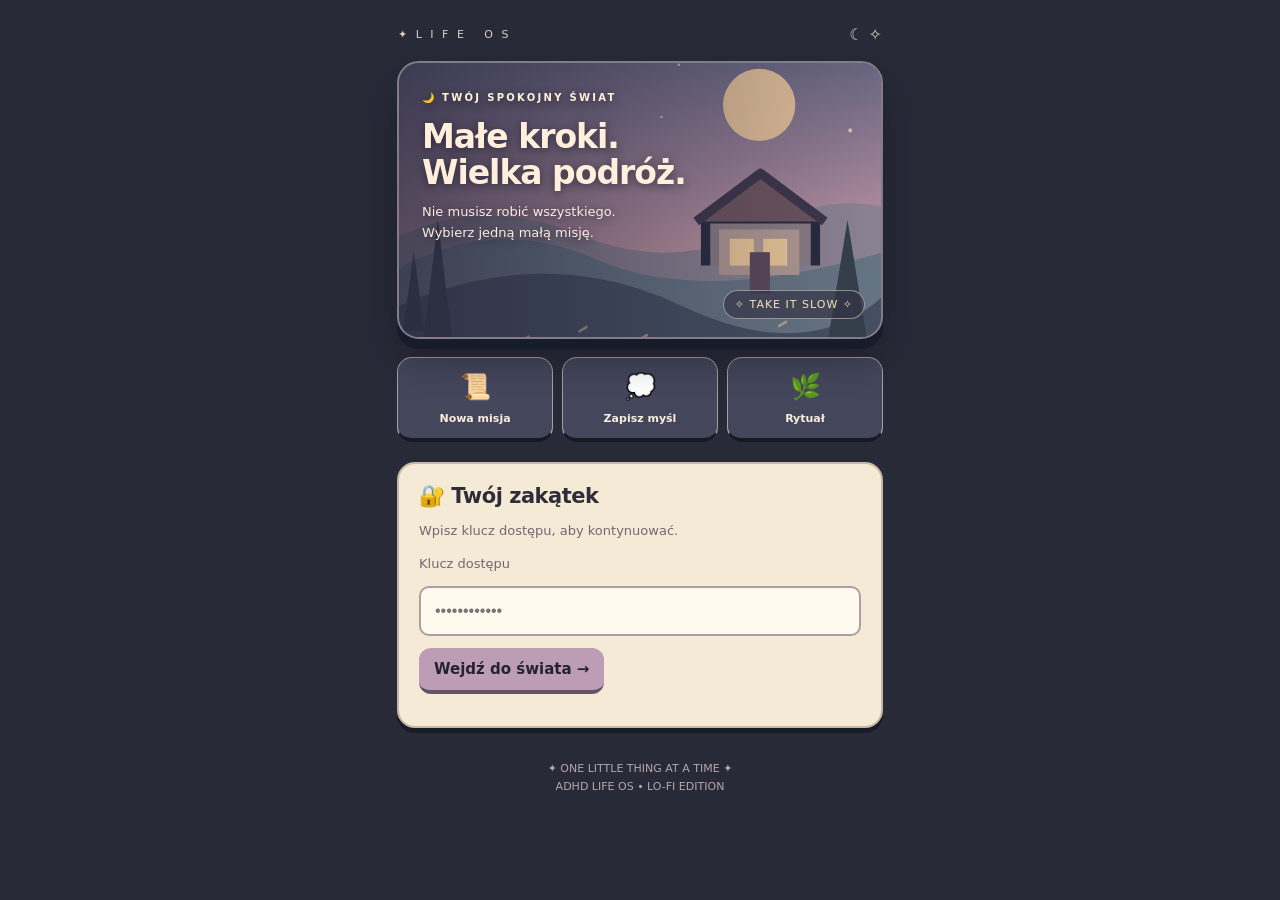
<file: adhd-life-os/lofi.html>
<!doctype html>
<html lang="pl"><head>
<meta charset="utf-8"><meta name="viewport" content="width=device-width,initial-scale=1,viewport-fit=cover">
<meta name="theme-color" content="#292a38"><meta name="apple-mobile-web-app-capable" content="yes"><meta name="apple-mobile-web-app-title" content="Life OS">
<link rel="icon" href="./icon.svg" type="image/svg+xml"><title>Life OS — małe kroki</title>
<style>
:root{--night:#292a38;--night2:#37394d;--paper:#f4ead5;--paper2:#fff7e8;--ink:#302d3a;--muted:#766d74;--pink:#ce8f8b;--sage:#8ca895;--gold:#e4c07b;--line:#c9bbaa}
*{box-sizing:border-box}html{scroll-behavior:smooth}body{margin:0;min-height:100dvh;color:var(--paper);background:var(--night);font-family:ui-rounded,"Trebuchet MS",system-ui,-apple-system,sans-serif;font-size:15px}
body:before{content:"";position:fixed;inset:0;pointer-events:none;opacity:.13;background-image:radial-gradient(#efdfc5 0.65px,transparent .65px);background-size:6px 6px}
.app{position:relative;max-width:520px;margin:auto;padding:20px 17px 100px}
.topline{display:flex;align-items:center;justify-content:space-between;margin:5px 1px 17px;font-size:11px;letter-spacing:2.5px;color:#dccdbf}
.topline .lamp{font-size:16px;letter-spacing:0}
.hero{position:relative;isolation:isolate;overflow:hidden;min-height:278px;border:2px solid #817c87;border-radius:22px;background:linear-gradient(#555a73 0%,#ab92a0 48%,#d4a78d 70%,#686d79 70%);box-shadow:0 10px 0 #181b29,0 20px 35px #10121d6e}
.hero:after{content:"";position:absolute;inset:0;background:linear-gradient(90deg,#252539a8 0%,#25253940 58%,transparent);z-index:1}
.hero svg{position:absolute;inset:0;width:100%;height:100%;object-fit:cover}
.heroCopy{position:relative;z-index:2;padding:29px 23px;width:80%;text-shadow:0 2px 8px #1a1a26a3}
.eyebrow{color:#fff2d8;font-weight:700;font-size:10px;letter-spacing:2.3px}
h1{font-size:33px;line-height:1.08;letter-spacing:-1px;margin:16px 0 12px;color:#ffefdc}
.heroCopy p{margin:0;color:#fbebdf;line-height:1.6;font-size:13px}
.sticker{position:absolute;z-index:2;right:16px;bottom:18px;border:1px solid #f8e7ce7d;background:#343346af;color:#f6e0ba;border-radius:20px;padding:7px 11px;font-size:11px;letter-spacing:1px}
.sectionTop{display:flex;align-items:center;justify-content:space-between;gap:8px;margin:28px 1px 12px}
h2{font-size:19px;margin:0;font-weight:800;letter-spacing:-.5px}.sub{font-size:11px;color:#c8b8b5}
.actions{display:grid;grid-template-columns:repeat(3,1fr);gap:9px;margin:18px 0 12px}
.actions a{text-decoration:none;min-width:0;text-align:center;border:1.5px solid #a6a0a5;border-bottom:4px solid #161822;border-radius:15px;padding:14px 6px 12px;color:#f9eedb;background:#44465b;transition:transform .15s}
.actions a:active{transform:translateY(2px)}.actions .emoji{font-size:25px;display:block;margin-bottom:7px}.actions small{font-size:11px;font-weight:700}
.panel,.card{border-radius:18px;background:var(--paper);color:var(--ink);border:2px solid #c6b8a5;box-shadow:0 5px 0 #181b28;position:relative}
.panel{padding:20px;margin-top:20px}.panel h2{color:var(--ink);font-size:21px}
.panel .small{color:#716874;line-height:1.55;font-size:13px}
.input{display:block;width:100%;border:2px solid #aaa0a3;background:#fff9ee;color:var(--ink);border-radius:10px;padding:14px;font-size:16px;margin:12px 0}
button{border:0;border-bottom:4px solid #645366;border-radius:12px;padding:12px 15px;font:inherit;font-weight:800;background:#bd9cb6;color:#252331;cursor:pointer}
button:active{transform:translateY(2px)}button:disabled{opacity:.6}.secondary{font-size:12px;border:1px solid #a99c8d;border-bottom:3px solid #85786c;background:#eee1ce;color:#373441;padding:10px}
.controls{display:flex;align-items:center;flex-wrap:wrap;gap:8px;margin:19px 0}
.status{font-size:12px;margin-top:9px;color:#63535a;line-height:1.5}.error{color:#a63f48!important}
#syncStatus{font-size:12px;color:#e1cfbe;margin-right:auto}
.stats{display:grid;grid-template-columns:repeat(2,minmax(0,1fr));gap:11px;margin-top:21px}
.stat{background:#3d4153;border:1.5px solid #9c8990;border-radius:15px;padding:16px 15px;box-shadow:0 4px 0 #171927}
.statLabel{font-size:11px;color:#e8cdbd;letter-spacing:.4px}.statValue{font-size:35px;line-height:1.2;font-weight:900;color:#f7e8c9;padding-top:4px}
.rhythm{background:#e1ceb0;color:#4a4140;border:2px solid #bba88d;border-radius:15px;padding:15px 17px;margin:17px 0 26px}
.rhythmTitle{display:flex;justify-content:space-between;font-size:12px;font-weight:800}
.track{height:9px;border-radius:20px;background:#b9ab97;margin-top:12px;overflow:hidden}
#rhythmBar{height:100%;width:0;background:linear-gradient(90deg,#829f88,#547b71);border-radius:20px;transition:width .5s}
.rhythm small{font-size:11px;color:#615552;display:block;margin-top:9px}
.card{padding:17px;margin:0 0 11px;transition:transform .15s}.card:nth-child(2n){background:#f1e0d1}.card.habit{background:#e0e8d5;border-color:#b7c1a8}.card.inbox{background:#e8dfe8;border-color:#c5b8c5}
.card a{color:#383343;text-decoration:none;font-weight:900;line-height:1.4}.card:active{transform:translateY(2px)}
.itemrow{display:flex;justify-content:space-between;gap:10px;align-items:flex-start}
.pill{flex-shrink:0;background:#d0bcc1;color:#514753;padding:5px 8px;font-weight:800;border-radius:8px;font-size:10px}
.card.habit .pill{background:#b8cba9}.card.inbox .pill{background:#d4c1d4}
.muted{font-size:12px;line-height:1.5;color:#6b646c;margin-top:8px}.empty{font-size:13px;color:#786b73}
.sectionTop .glyph{font-size:25px;vertical-align:middle;margin-right:4px}
hr{border:0;border-top:1px dashed #887e86;margin:25px 0}
footer{text-align:center;font-size:11px;color:#b5a7ab;margin:32px 0 0;line-height:1.6}
[hidden]{display:none!important}a:focus-visible,button:focus-visible,input:focus-visible{outline:3px solid #b896dc;outline-offset:2px}
@media(prefers-reduced-motion:reduce){*{scroll-behavior:auto!important;transition:none!important}}
</style></head><body><main class="app">
<div class="topline"><span>✦ L I F E &nbsp; O S</span><span class="lamp">☾ ✧</span></div>
<header class="hero">
<svg viewBox="0 0 360 280" preserveAspectRatio="xMidYMid slice" xmlns="http://www.w3.org/2000/svg" aria-hidden="true">
<defs><linearGradient id="sky" x2="0" y2="1"><stop stop-color="#505875"/><stop offset=".57" stop-color="#b38da0"/><stop offset="1" stop-color="#e8b38f"/></linearGradient></defs>
<rect width="360" height="280" fill="url(#sky)"/>
<circle cx="269" cy="69" r="27" fill="#f3cb9a" opacity=".85"/>
<g fill="#f7e2ba" opacity=".7"><circle cx="314" cy="34" r="1.5"/><circle cx="209" cy="39" r="1"/><circle cx="337" cy="88" r="1.5"/><circle cx="196" cy="78" r="1"/></g>
<path d="M0 167 Q65 137 135 166 T270 161 T390 155 L390 280H0" fill="#8b8292"/>
<path d="M0 191 Q72 151 149 185 T365 178 L365 280H0" fill="#667583"/>
<path d="M0 219 Q110 171 211 219 T370 203L370 280H0" fill="#444f62"/>
<g transform="translate(217 142)">
<path d="M12 47v-35h82v35" stroke="#272b3e" stroke-width="7" fill="#897d85"/><rect x="22" y="20" width="60" height="34" fill="#b19a93"/>
<rect x="30" y="27" width="18" height="20" fill="#edc999"/><rect x="55" y="27" width="18" height="20" fill="#edc999"/>
<path d="M5 14L53-22l48 36" fill="#6c535f" stroke="#3b3548" stroke-width="7" stroke-linejoin="round"/>
<rect x="45" y="37" width="15" height="31" fill="#594959"/>
</g>
<g fill="#353f4c"><path d="M18 246l11-91 11 91z"/><path d="M3 238l8-60 8 60z"/><path d="M320 247l15-92 15 92z"/></g>
<g stroke="#dcba96" stroke-width="2" stroke-linecap="round" opacity=".7"><path d="M135 238l5-3m40 9l5-3m-93 4l5-3m187-8l5-3"/></g>
</svg>
<div class="heroCopy"><div class="eyebrow">🌙 TWÓJ SPOKOJNY ŚWIAT</div><h1>Małe kroki.<br>Wielka podróż.</h1><p>Nie musisz robić wszystkiego.<br>Wybierz jedną małą misję.</p></div>
<div class="sticker">✧ TAKE IT SLOW ✧</div>
</header>
<nav class="actions" aria-label="Szybkie przejścia">
<a href="https://www.notion.so/7940322d373e4b9a8b457c6808ae02e7" target="_blank" rel="noopener noreferrer"><span class="emoji">📜</span><small>Nowa misja</small></a>
<a href="https://www.notion.so/69737c904ff845f58c9fd8f5099a0b3c" target="_blank" rel="noopener noreferrer"><span class="emoji">💭</span><small>Zapisz myśl</small></a>
<a href="https://www.notion.so/b6cb68173b414bb88013848289d505ab" target="_blank" rel="noopener noreferrer"><span class="emoji">🌿</span><small>Rytuał</small></a>
</nav>
<section id="login" class="panel">
<h2>🔐 Twój zakątek</h2><p class="small">Wpisz klucz dostępu, aby kontynuować.</p>
<form id="loginForm"><label class="small" for="apiKey">Klucz dostępu</label><input id="apiKey" class="input" type="password" placeholder="••••••••••••" autocomplete="off" required><button type="submit" id="connectButton">Wejdź do świata →</button></form>
<p id="loginStatus" class="status" role="status"></p>
</section>
<section id="connected" hidden>
<div class="controls"><span id="syncStatus" role="status">Gotowe</span><button id="refresh" class="secondary" type="button">↻ Odśwież</button><button id="logout" class="secondary" type="button">Wyjdź</button></div>
<div class="stats"><div class="stat"><div class="statLabel">📜 Otwarte misje</div><div id="questCount" class="statValue">—</div></div><div class="stat"><div class="statLabel">🌿 Dziś ukończone rytuały</div><div id="habitCount" class="statValue">—</div></div></div>
<div class="rhythm"><div class="rhythmTitle"><span>✧ Dzienny rytm</span><span>☕ spokojnie</span></div><div class="track"><div id="rhythmBar"></div></div><small id="rhythmText">Twój dzień dopiero się zaczyna</small></div>
<div class="sectionTop"><h2><span class="glyph">📜</span> Dziennik misji</h2><span class="sub">Krok po kroku</span></div><div id="tasks"></div>
<div class="sectionTop"><h2><span class="glyph">🌿</span> Codzienne rytuały</h2><span class="sub">Małe zwycięstwa</span></div><div id="habits"></div>
<div class="sectionTop"><h2><span class="glyph">💌</span> Zapisane myśli</h2><span class="sub">Nie zgub inspiracji</span></div><div id="notes"></div><p id="moreInfo" class="muted"></p>
</section>
<footer>✦ ONE LITTLE THING AT A TIME ✦<br>ADHD LIFE OS • LO-FI EDITION</footer>
</main>
<script>
(function () {
  "use strict";
  const API = "https://adhd-life-os-api.noommys.workers.dev/api/dashboard";
  const STORAGE_KEY = "adhd-life-os.dashboard-key";
  const $ = id => document.getElementById(id);
  let key = "";
  try { key = localStorage.getItem(STORAGE_KEY) || ""; } catch (_) {}

  function setStatus(id, message, isError) {
    const node = $(id);
    node.textContent = message;
    node.classList.toggle("error", !!isError);
  }
  function clear(node) { node.replaceChildren(); }
  function line(target, text, className) {
    const div = document.createElement("div");
    if (className) div.className = className;
    div.textContent = text;
    target.appendChild(div);
    return div;
  }
  function safeLink(url, title) {
    const a = document.createElement("a");
    a.textContent = title || "Bez tytułu";
    try {
      const parsed = new URL(url);
      if (parsed.protocol === "https:" && (parsed.hostname === "notion.so" || parsed.hostname.endsWith(".notion.so") || parsed.hostname === "www.notion.so" || parsed.hostname === "app.notion.com")) {
        a.href = parsed.href;
        a.target = "_blank";
        a.rel = "noopener noreferrer";
      }
    } catch (_) {}
    return a;
  }
  function card(container, item, kind, extra) {
    const el = document.createElement("article");
    el.className = "card " + kind;
    const head = document.createElement("div");
    head.className = "itemrow";
    const strong = document.createElement("strong");
    strong.appendChild(safeLink(item.url, item.title));
    head.appendChild(strong);
    if (extra) {
      const pill = document.createElement("span");
      pill.className = "pill";
      pill.textContent = extra;
      head.appendChild(pill);
    }
    el.appendChild(head);
    container.appendChild(el);
    return el;
  }
  const items = section => Array.isArray(section?.items) ? section.items : [];

  function showData(data) {
    const taskHolder = $("tasks"), habitHolder = $("habits"), noteHolder = $("notes");
    [taskHolder, habitHolder, noteHolder].forEach(clear);
    const tasks = items(data.tasks).filter(x => x.status !== "Zrobione" && x.status !== "Porzucone");
    const rank = p => p === "P1" ? 0 : p === "P2" ? 1 : p === "P3" ? 2 : 3;
    tasks.sort((a,b) => rank(a.priority)-rank(b.priority) || (a.due || "9999").localeCompare(b.due || "9999"));
    if (!tasks.length) line(taskHolder, "Brak otwartych zadań w pobranych rekordach.", "card empty");
    tasks.slice(0,8).forEach(task => {
      const el = card(taskHolder, task, "", task.priority || "");
      const detail = [task.status, task.due ? "Termin: " + task.due.slice(0,10) : "", task.nextStep ? "Następny krok: " + task.nextStep : ""].filter(Boolean).join(" · ");
      if (detail) line(el, detail, "muted");
    });

    const habits = items(data.habits).sort((a,b) => (b.date || "").localeCompare(a.date || ""));
    if (!habits.length) line(habitHolder, "Brak zapisanych wykonań nawyków.", "card empty");
    habits.slice(0,6).forEach(habit => {
      const el = card(habitHolder, habit, "habit", habit.done ? "✓ Wykonane" : "Niewykonane");
      line(el, [habit.date ? habit.date.slice(0,10) : "", habit.minimal ? "Wersja minimalna" : ""].filter(Boolean).join(" · "), "muted");
    });

    const notes = items(data.notes).filter(x => x.status !== "Zarchiwizowane");
    if (!notes.length) line(noteHolder, "Brak niezarchiwizowanych notatek w pobranych rekordach.", "card empty");
    notes.slice(0,6).forEach(note => {
      const el = card(noteHolder, note, "inbox", note.status || "");
    });
    const capped = ["tasks","habits","notes"].filter(n => data[n]?.hasMore);
    $("moreInfo").textContent = capped.length
      ? "Dostępna jest tylko część wpisów. Otwórz pełne listy w widoku źródłowym."
      : "Dane są tylko do odczytu. Dotknij pozycji, aby zobaczyć szczegóły.";
    // Widoczne statystyki tylko z danych zwróconych przez Notion (bez fikcyjnych punktów).
    const today = new Date();
    const dateKey = [today.getFullYear(), String(today.getMonth()+1).padStart(2,"0"), String(today.getDate()).padStart(2,"0")].join("-");
    const doneToday = habits.filter(x => x.done && x.date && x.date.slice(0,10) === dateKey).length;
    $("questCount").textContent = String(tasks.length);
    $("habitCount").textContent = String(doneToday);
    $("rhythmText").textContent = doneToday > 0 ? "Dziś zaliczone: " + doneToday + " ✦" : "Twój dzień dopiero się zaczyna";
    $("rhythmBar").style.width = (doneToday ? Math.min(100,doneToday * 25) : 0) + "%";
    $("login").hidden = true;
    $("connected").hidden = false;
    setStatus("syncStatus", "Zaktualizowano: " + new Date().toLocaleTimeString("pl-PL"), false);
  }

  async function load(inputKey) {
    if (!/^[\x21-\x7E]{1,256}$/.test(inputKey)) {
      $("connected").hidden = true;
      $("login").hidden = false;
      setStatus("loginStatus", "Nie można użyć tego klucza.", true);
      try { localStorage.removeItem(STORAGE_KEY); } catch (_) {}
      return;
    }
    $("connectButton").disabled = true;
    $("refresh").disabled = true;
    setStatus($("connected").hidden ? "loginStatus" : "syncStatus", "Pobieranie danych…", false);
    try {
      const response = await fetch(API, {
        method: "GET",
        headers: { "Authorization": "Bearer " + inputKey },
        cache: "no-store"
      });
      if (response.status === 401) throw new Error("Nie udało się zalogować. Sprawdź klucz.");
      if (!response.ok) throw new Error("Nie udało się pobrać danych. Spróbuj ponownie później.");
      const data = await response.json();
      if (!data.ok || !data.tasks || !data.habits || !data.notes) throw new Error("Nie udało się pobrać danych. Spróbuj ponownie później.");
      key = inputKey;
      try { localStorage.setItem(STORAGE_KEY, key); } catch (_) {}
      $("apiKey").value = "";
      showData(data);
    } catch (error) {
      $("connected").hidden = true;
      $("login").hidden = false;
      setStatus("loginStatus", "Nie udało się połączyć. Sprawdź połączenie lub spróbuj ponownie później.", true);
    } finally {
      $("connectButton").disabled = false;
      $("refresh").disabled = false;
    }
  }

  $("loginForm").addEventListener("submit", e => {
    e.preventDefault();
    const typed = $("apiKey").value.trim();
    if (typed) load(typed);
  });
  $("refresh").addEventListener("click", () => load(key));
  $("logout").addEventListener("click", () => {
    key = "";
    try { localStorage.removeItem(STORAGE_KEY); } catch (_) {}
    $("connected").hidden = true;
    $("login").hidden = false;
    ["tasks","habits","notes"].forEach(id => clear($(id)));
    $("apiKey").value = "";
    setStatus("loginStatus", "Rozłączono. Klucz usunięto z pamięci aplikacji.", false);
  });
  if (key) load(key);
})();
</script>
</body></html>
</file>
<file: style.css>
:root {
  --bg: transparent;
  --card: rgba(7, 10, 16, 0.55);
  --line: rgba(43, 236, 224, 0.22);
  --line-strong: rgba(43, 236, 224, 0.52);
  --cyan: #2bece0;
  --coral: #ff5b4a;
  --amber: #ffbd5a;
  --text: #e7ffff;
  --muted: #a9b9bd;
  --shadow: rgba(43, 236, 224, 0.22);
}

* {
  box-sizing: border-box;
}

html,
body {
  width: 100%;
  min-height: 100%;
  margin: 0;
  background: transparent !important;
}

body {
  display: grid;
  place-items: center;
  font-family: Inter, ui-sans-serif, system-ui, -apple-system, BlinkMacSystemFont, "Segoe UI", sans-serif;
  color: var(--text);
}

.widget-shell {
  width: 100%;
  max-width: 420px;
  padding: 8px;
  background: transparent !important;
}

.focus-card {
  position: relative;
  overflow: hidden;
  width: 100%;
  min-height: 245px;
  border: 1px solid rgba(255, 255, 255, 0.055);
  border-radius: 18px;
  background:
    radial-gradient(circle at 50% -15%, rgba(43, 236, 224, 0.10), transparent 42%),
    radial-gradient(circle at 15% 115%, rgba(255, 91, 74, 0.10), transparent 35%),
    rgba(7, 10, 16, 0.55);
  backdrop-filter: blur(10px);
  -webkit-backdrop-filter: blur(10px);
  box-shadow:
    0 18px 50px rgba(0, 0, 0, 0.35),
    inset 0 0 0 1px rgba(43, 236, 224, 0.04),
    inset 0 0 48px rgba(43, 236, 224, 0.025);
}

.focus-card::before {
  content: "";
  position: absolute;
  inset: 0;
  border-radius: inherit;
  pointer-events: none;
  background:
    linear-gradient(90deg, transparent 0%, rgba(43, 236, 224, 0.10) 45%, transparent 60%),
    linear-gradient(180deg, rgba(255, 255, 255, 0.025), transparent 42%);
  mix-blend-mode: screen;
  opacity: 0.35;
}

.focus-card::after {
  content: "";
  position: absolute;
  inset: 10px;
  border: 1px solid rgba(43, 236, 224, 0.10);
  border-radius: 13px;
  pointer-events: none;
}

.scanline {
  position: absolute;
  inset: 0;
  pointer-events: none;
  background: repeating-linear-gradient(
    to bottom,
    rgba(255, 255, 255, 0.035) 0,
    rgba(255, 255, 255, 0.035) 1px,
    transparent 1px,
    transparent 5px
  );
  opacity: 0.08;
}

.grid-overlay {
  position: absolute;
  inset: 0;
  pointer-events: none;
  background-image:
    linear-gradient(rgba(43, 236, 224, 0.035) 1px, transparent 1px),
    linear-gradient(90deg, rgba(43, 236, 224, 0.035) 1px, transparent 1px);
  background-size: 18px 18px;
  mask-image: radial-gradient(circle at 50% 45%, black 0%, transparent 72%);
  opacity: 0.28;
}

.card-header {
  position: relative;
  z-index: 2;
  display: flex;
  align-items: center;
  gap: 9px;
  height: 44px;
  padding: 0 18px;
  color: var(--cyan);
  font-size: 12px;
  font-weight: 800;
  letter-spacing: 0.13em;
  text-transform: uppercase;
  border-bottom: 1px solid rgba(43, 236, 224, 0.10);
}

.card-header::after {
  content: "";
  height: 1px;
  flex: 1;
  margin-left: 8px;
  background: linear-gradient(90deg, rgba(43, 236, 224, 0.24), transparent);
}

.status-dot {
  width: 10px;
  height: 10px;
  border-radius: 999px;
  background: var(--cyan);
  box-shadow: 0 0 12px var(--shadow);
}

.clock-panel {
  position: relative;
  z-index: 2;
  display: grid;
  justify-items: center;
  padding: 18px 20px 20px;
}

.label {
  margin-bottom: 10px;
  color: #e9f8f8;
  font-size: 14px;
  font-weight: 900;
  letter-spacing: 0.45em;
  opacity: 0.95;
}

.time-frame {
  position: relative;
  display: inline-flex;
  min-width: 210px;
  justify-content: center;
  padding: 12px 18px 11px;
  border: 2px solid rgba(43, 236, 224, 0.24);
  border-radius: 10px;
  background:
    linear-gradient(180deg, rgba(43, 236, 224, 0.08), rgba(43, 236, 224, 0.02)),
    rgba(0, 0, 0, 0.10);
  box-shadow:
    0 0 24px rgba(43, 236, 224, 0.10),
    inset 0 0 18px rgba(43, 236, 224, 0.07);
}

.time-frame::before,
.time-frame::after {
  content: "";
  position: absolute;
  top: 50%;
  width: 9px;
  height: 24px;
  translate: 0 -50%;
  border-top: 2px solid rgba(43, 236, 224, 0.28);
  border-bottom: 2px solid rgba(43, 236, 224, 0.28);
}

.time-frame::before {
  left: -11px;
  border-left: 2px solid rgba(43, 236, 224, 0.28);
}

.time-frame::after {
  right: -11px;
  border-right: 2px solid rgba(43, 236, 224, 0.28);
}

.corner {
  position: absolute;
  width: 14px;
  height: 14px;
  border-color: var(--line-strong);
  opacity: 0.85;
}

.corner-tl {
  top: -6px;
  left: -6px;
  border-top: 2px solid;
  border-left: 2px solid;
}

.corner-tr {
  top: -6px;
  right: -6px;
  border-top: 2px solid;
  border-right: 2px solid;
}

.corner-bl {
  bottom: -6px;
  left: -6px;
  border-bottom: 2px solid;
  border-left: 2px solid;
}

.corner-br {
  right: -6px;
  bottom: -6px;
  border-right: 2px solid;
  border-bottom: 2px solid;
}

.time {
  font-family: "Courier New", ui-monospace, SFMono-Regular, Menlo, Consolas, monospace;
  color: var(--cyan);
  font-size: clamp(42px, 14vw, 66px);
  font-weight: 900;
  line-height: 0.95;
  letter-spacing: 0.04em;
  text-shadow:
    0 0 7px rgba(43, 236, 224, 0.55),
    0 0 18px rgba(43, 236, 224, 0.24),
    2px 0 rgba(255, 91, 74, 0.16);
}

.date {
  margin-top: 18px;
  color: #e9fefe;
  font-size: clamp(16px, 5vw, 22px);
  font-weight: 650;
  text-align: center;
}

.year-progress {
  display: inline-flex;
  align-items: center;
  gap: 8px;
  margin-top: 10px;
  color: var(--muted);
  font-size: clamp(14px, 4.3vw, 18px);
  font-weight: 550;
}

.calendar-icon {
  display: inline-grid;
  place-items: center;
  width: 18px;
  height: 18px;
  color: var(--cyan);
  text-shadow: 0 0 8px rgba(43, 236, 224, 0.35);
}

.bottom-line {
  position: relative;
  z-index: 2;
  display: flex;
  gap: 5px;
  padding: 0 18px 16px;
}

.bar {
  height: 3px;
  border-radius: 99px;
  background: rgba(43, 236, 224, 0.18);
}

.bar-a {
  width: 28%;
  background: linear-gradient(90deg, var(--cyan), rgba(43, 236, 224, 0.04));
}

.bar-b {
  width: 12%;
  background: rgba(255, 91, 74, 0.7);
}

.bar-c {
  flex: 1;
  background: rgba(255, 189, 90, 0.20);
}

@media (max-width: 360px) {
  .widget-shell {
    padding: 4px;
  }

  .focus-card {
    min-height: 225px;
    border-radius: 14px;
  }

  .clock-panel {
    padding-inline: 14px;
  }

  .time-frame {
    min-width: 184px;
  }
}
</file>
<file: zegarek/style.css>
:root {
  --notion-bg: #191919;
  --panel: #202020;
  --panel-soft: #242424;
  --panel-dark: #12181c;

  --cyan: #2ff5e8;
  --cyan-dim: rgba(47, 245, 232, 0.22);
  --cyan-line: rgba(47, 245, 232, 0.42);

  --coral: #ff5a4f;
  --amber: #f5b84b;

  --text: #f2ffff;
  --muted: #a9b8ba;
  --border: rgba(255, 255, 255, 0.08);
}

* {
  box-sizing: border-box;
}

html,
body {
  width: 100%;
  min-height: 100%;
  margin: 0;
  padding: 0;
  background: var(--notion-bg) !important;
}

body {
  display: block;
  font-family: Inter, ui-sans-serif, system-ui, -apple-system, BlinkMacSystemFont, "Segoe UI", sans-serif;
  color: var(--text);
  overflow: hidden;
}

/* Cały obszar embeda. Bez białego marginesu. */
.widget-shell {
  width: 100%;
  min-height: 100vh;
  padding: 0;
  margin: 0;
  background: var(--notion-bg) !important;
  display: flex;
  align-items: stretch;
  justify-content: stretch;
}

/* Główna karta */
.focus-card {
  position: relative;
  overflow: hidden;
  width: 100%;
  min-height: 245px;
  margin: 0;
  border-radius: 14px;
  border: 1px solid var(--border);
  background:
    radial-gradient(circle at 50% -20%, rgba(47, 245, 232, 0.12), transparent 42%),
    radial-gradient(circle at 25% 120%, rgba(255, 90, 79, 0.10), transparent 38%),
    linear-gradient(180deg, #212c2e 0%, #1d2325 42%, #202020 100%);
  box-shadow:
    inset 0 0 0 1px rgba(47, 245, 232, 0.04),
    inset 0 0 36px rgba(47, 245, 232, 0.035);
}

/* Delikatna tekstura */
.focus-card::before {
  content: "";
  position: absolute;
  inset: 0;
  pointer-events: none;
  background:
    linear-gradient(90deg, transparent, rgba(47, 245, 232, 0.08), transparent),
    repeating-linear-gradient(
      to bottom,
      rgba(255, 255, 255, 0.025) 0,
      rgba(255, 255, 255, 0.025) 1px,
      transparent 1px,
      transparent 5px
    );
  opacity: 0.35;
}

/* Wewnętrzna ramka */
.focus-card::after {
  content: "";
  position: absolute;
  inset: 12px;
  border: 1px solid rgba(47, 245, 232, 0.15);
  border-radius: 10px;
  pointer-events: none;
}

/* Stare overlaye zostają bardzo subtelne */
.scanline {
  position: absolute;
  inset: 0;
  pointer-events: none;
  background: repeating-linear-gradient(
    to bottom,
    rgba(255, 255, 255, 0.025) 0,
    rgba(255, 255, 255, 0.025) 1px,
    transparent 1px,
    transparent 6px
  );
  opacity: 0.08;
}

.grid-overlay {
  position: absolute;
  inset: 0;
  pointer-events: none;
  background-image:
    linear-gradient(rgba(47, 245, 232, 0.025) 1px, transparent 1px),
    linear-gradient(90deg, rgba(47, 245, 232, 0.025) 1px, transparent 1px);
  background-size: 18px 18px;
  opacity: 0.24;
}

/* Nagłówek */
.card-header {
  position: relative;
  z-index: 2;
  display: flex;
  align-items: center;
  gap: 9px;
  height: 42px;
  padding: 0 18px;
  color: var(--cyan);
  font-size: 12px;
  font-weight: 800;
  letter-spacing: 0.14em;
  text-transform: uppercase;
  border-bottom: 1px solid rgba(47, 245, 232, 0.10);
}

.card-header::after {
  content: "";
  height: 1px;
  flex: 1;
  margin-left: 8px;
  background: linear-gradient(90deg, rgba(47, 245, 232, 0.24), transparent);
}

.status-dot {
  width: 10px;
  height: 10px;
  border-radius: 999px;
  background: var(--cyan);
  box-shadow:
    0 0 8px rgba(47, 245, 232, 0.75),
    0 0 20px rgba(47, 245, 232, 0.35);
}

/* Środek zegara */
.clock-panel {
  position: relative;
  z-index: 2;
  display: grid;
  justify-items: center;
  padding: 20px 18px 16px;
}

.label {
  margin-bottom: 12px;
  color: #eaffff;
  font-size: 13px;
  font-weight: 900;
  letter-spacing: 0.48em;
  opacity: 0.92;
}

/* Ramka czasu */
.time-frame {
  position: relative;
  display: inline-flex;
  min-width: 210px;
  justify-content: center;
  padding: 12px 18px 11px;
  border: 2px solid rgba(47, 245, 232, 0.34);
  border-radius: 6px;
  background:
    linear-gradient(180deg, rgba(47, 245, 232, 0.10), rgba(47, 245, 232, 0.025)),
    rgba(0, 0, 0, 0.16);
  box-shadow:
    0 0 18px rgba(47, 245, 232, 0.15),
    inset 0 0 18px rgba(47, 245, 232, 0.08);
}

.time-frame::before,
.time-frame::after {
  content: "";
  position: absolute;
  top: 50%;
  width: 12px;
  height: 24px;
  translate: 0 -50%;
  border-top: 2px solid rgba(47, 245, 232, 0.40);
  border-bottom: 2px solid rgba(47, 245, 232, 0.40);
}

.time-frame::before {
  left: -13px;
  border-left: 2px solid rgba(47, 245, 232, 0.40);
}

.time-frame::after {
  right: -13px;
  border-right: 2px solid rgba(47, 245, 232, 0.40);
}

.corner {
  position: absolute;
  width: 14px;
  height: 14px;
  border-color: rgba(230, 255, 255, 0.78);
}

.corner-tl {
  top: -6px;
  left: -6px;
  border-top: 2px solid;
  border-left: 2px solid;
}

.corner-tr {
  top: -6px;
  right: -6px;
  border-top: 2px solid;
  border-right: 2px solid;
}

.corner-bl {
  bottom: -6px;
  left: -6px;
  border-bottom: 2px solid;
  border-left: 2px solid;
}

.corner-br {
  right: -6px;
  bottom: -6px;
  border-right: 2px solid;
  border-bottom: 2px solid;
}

/* Cyfry */
.time {
  font-family: "Courier New", ui-monospace, SFMono-Regular, Menlo, Consolas, monospace;
  color: var(--cyan);
  font-size: clamp(42px, 14vw, 62px);
  font-weight: 900;
  line-height: 0.95;
  letter-spacing: 0.05em;
  text-shadow:
    0 0 6px rgba(47, 245, 232, 0.85),
    0 0 18px rgba(47, 245, 232, 0.35),
    2px 0 rgba(255, 90, 79, 0.22);
}

/* Data */
.date {
  margin-top: 18px;
  color: #f1ffff;
  font-size: clamp(15px, 4.6vw, 20px);
  font-weight: 750;
  text-align: center;
}

/* Dzień roku + tydzień roku */
.year-progress,
.year-week {
  display: inline-flex;
  align-items: center;
  gap: 8px;
  color: var(--muted);
  font-size: clamp(13px, 4vw, 17px);
  font-weight: 600;
}

.year-progress {
  margin-top: 11px;
}

.year-week {
  margin-top: 7px;
}

.calendar-icon {
  display: inline-grid;
  place-items: center;
  width: 18px;
  height: 18px;
  color: var(--cyan);
  text-shadow: 0 0 8px rgba(47, 245, 232, 0.45);
}

/* Pasek dolny */
.bottom-line {
  position: relative;
  z-index: 2;
  display: flex;
  gap: 5px;
  padding: 0 18px 16px;
}

.bar {
  height: 3px;
  border-radius: 99px;
  background: rgba(47, 245, 232, 0.18);
}

.bar-a {
  width: 28%;
  background: linear-gradient(90deg, var(--cyan), rgba(47, 245, 232, 0.04));
}

.bar-b {
  width: 12%;
  background: rgba(255, 90, 79, 0.8);
}

.bar-c {
  flex: 1;
  background: rgba(245, 184, 75, 0.22);
}

@media (max-width: 360px) {
  .focus-card {
    min-height: 225px;
    border-radius: 12px;
  }

  .clock-panel {
    padding-inline: 14px;
  }

  .time-frame {
    min-width: 184px;
  }
}
</file>
